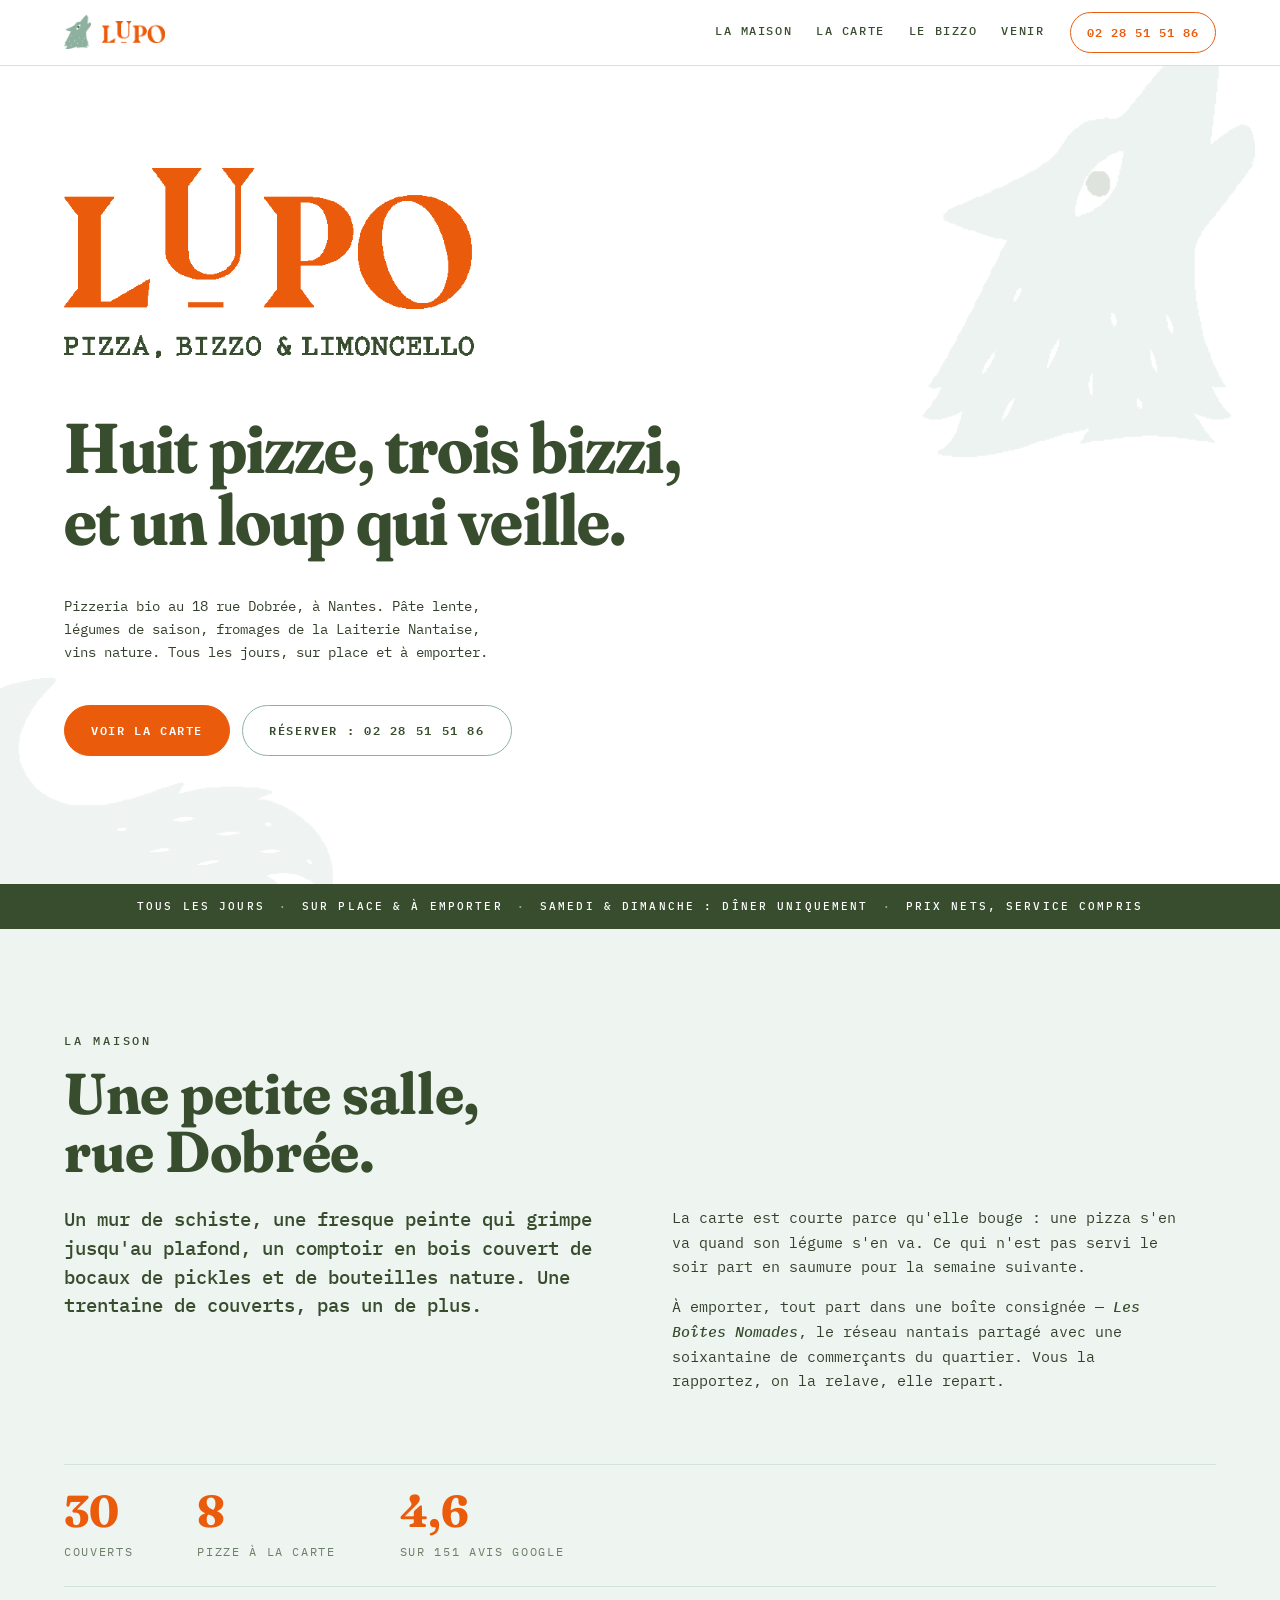
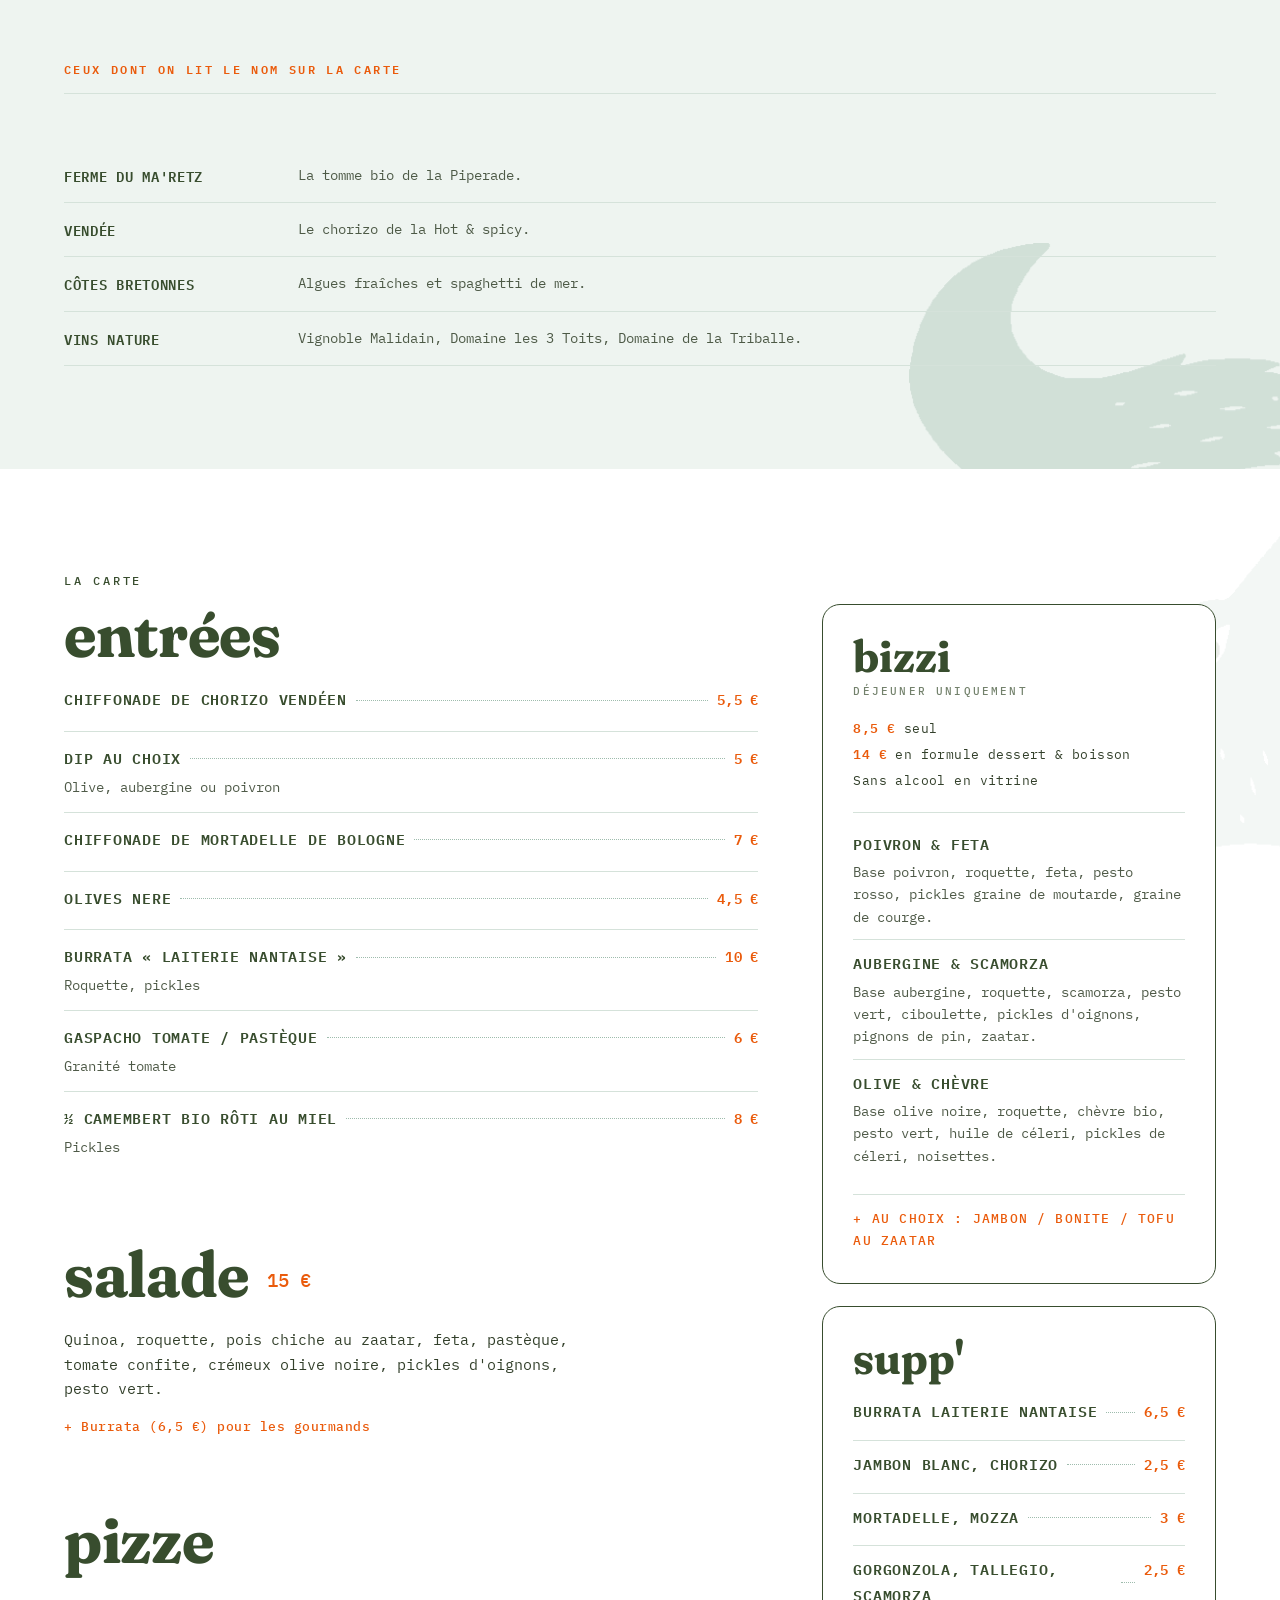
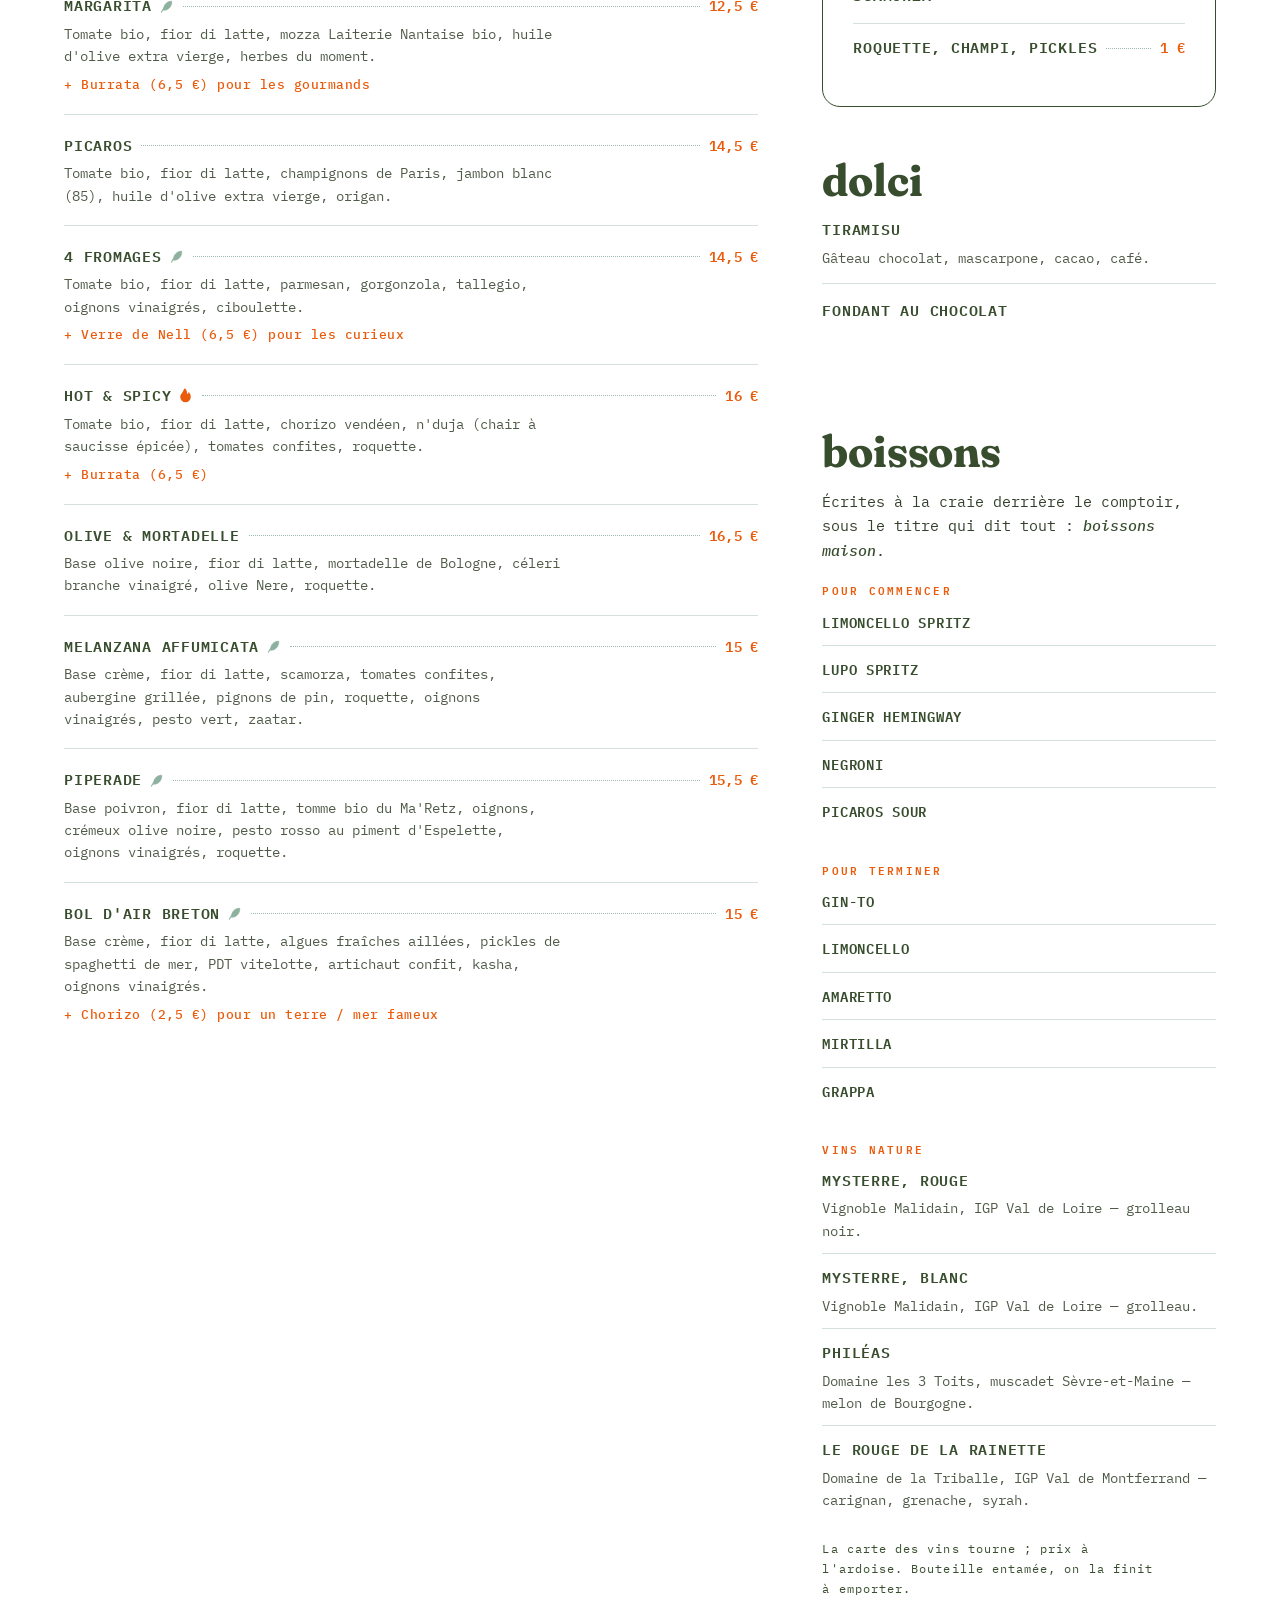
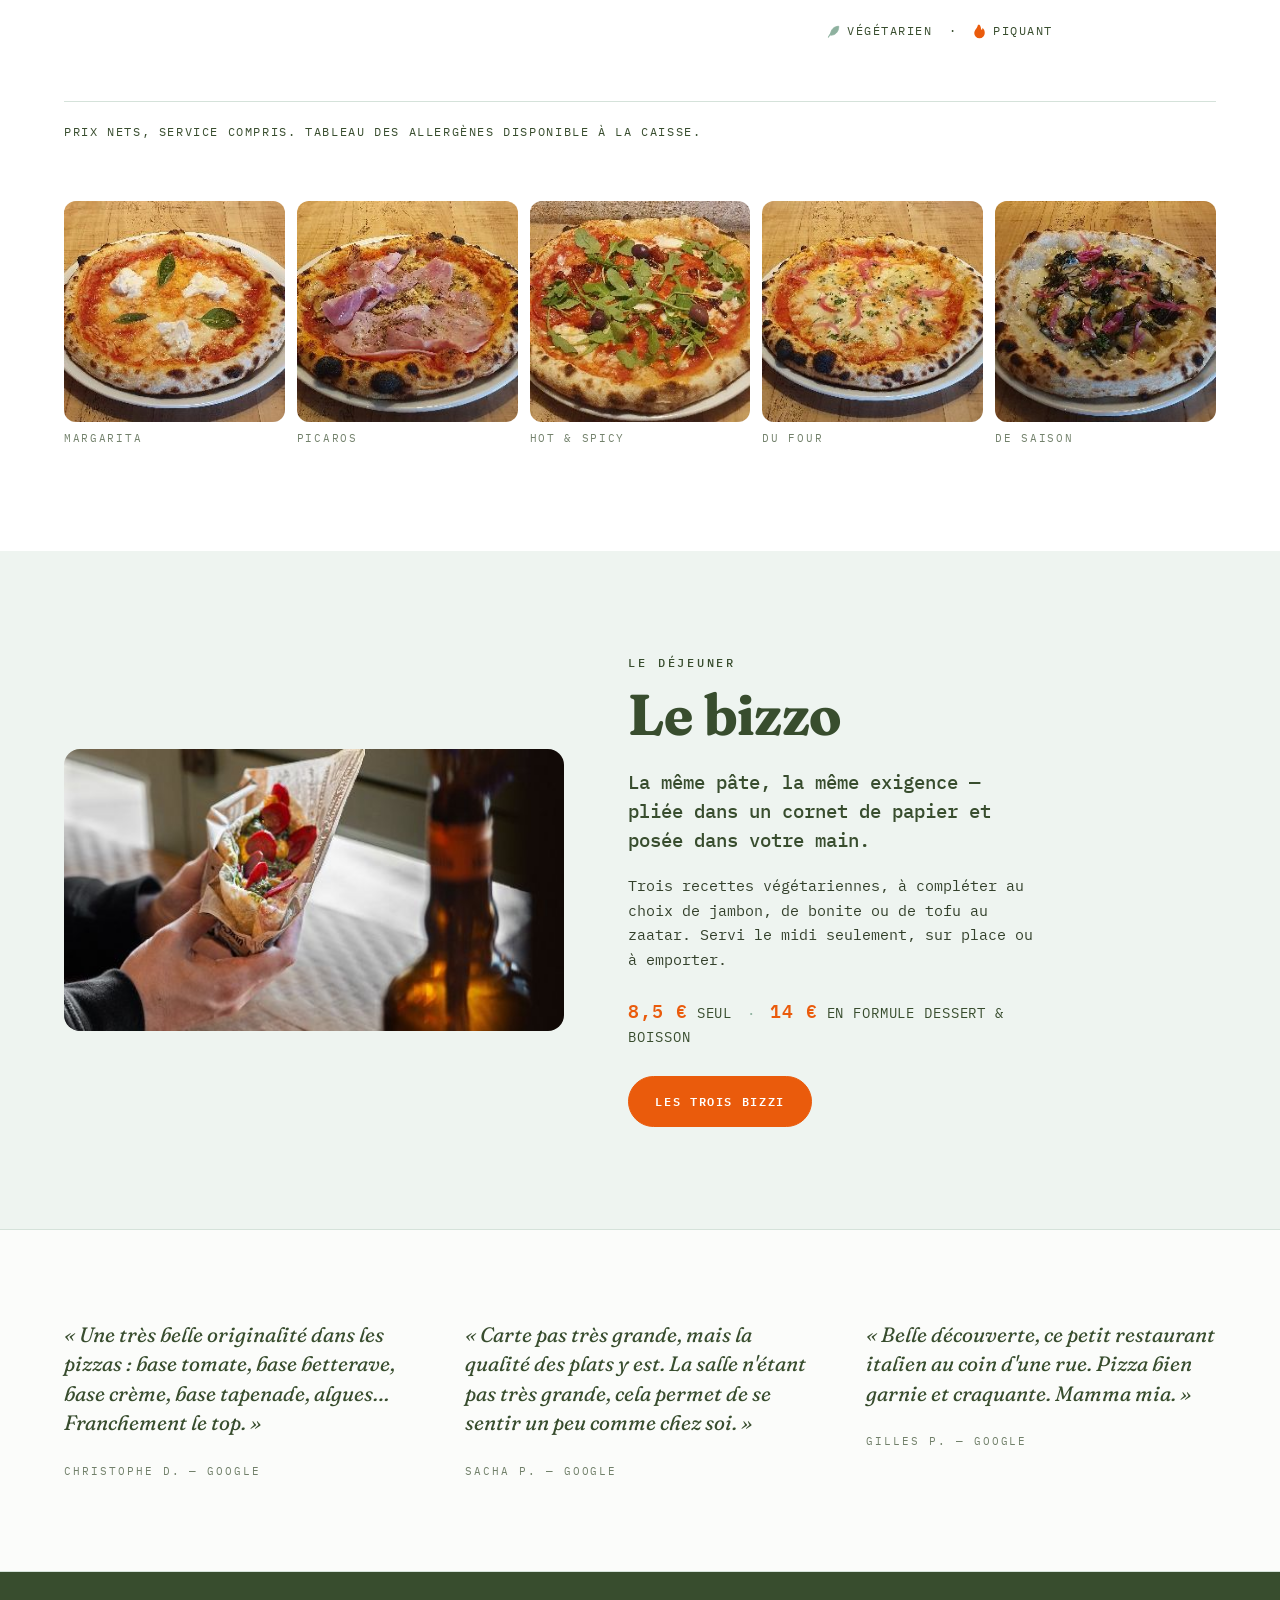
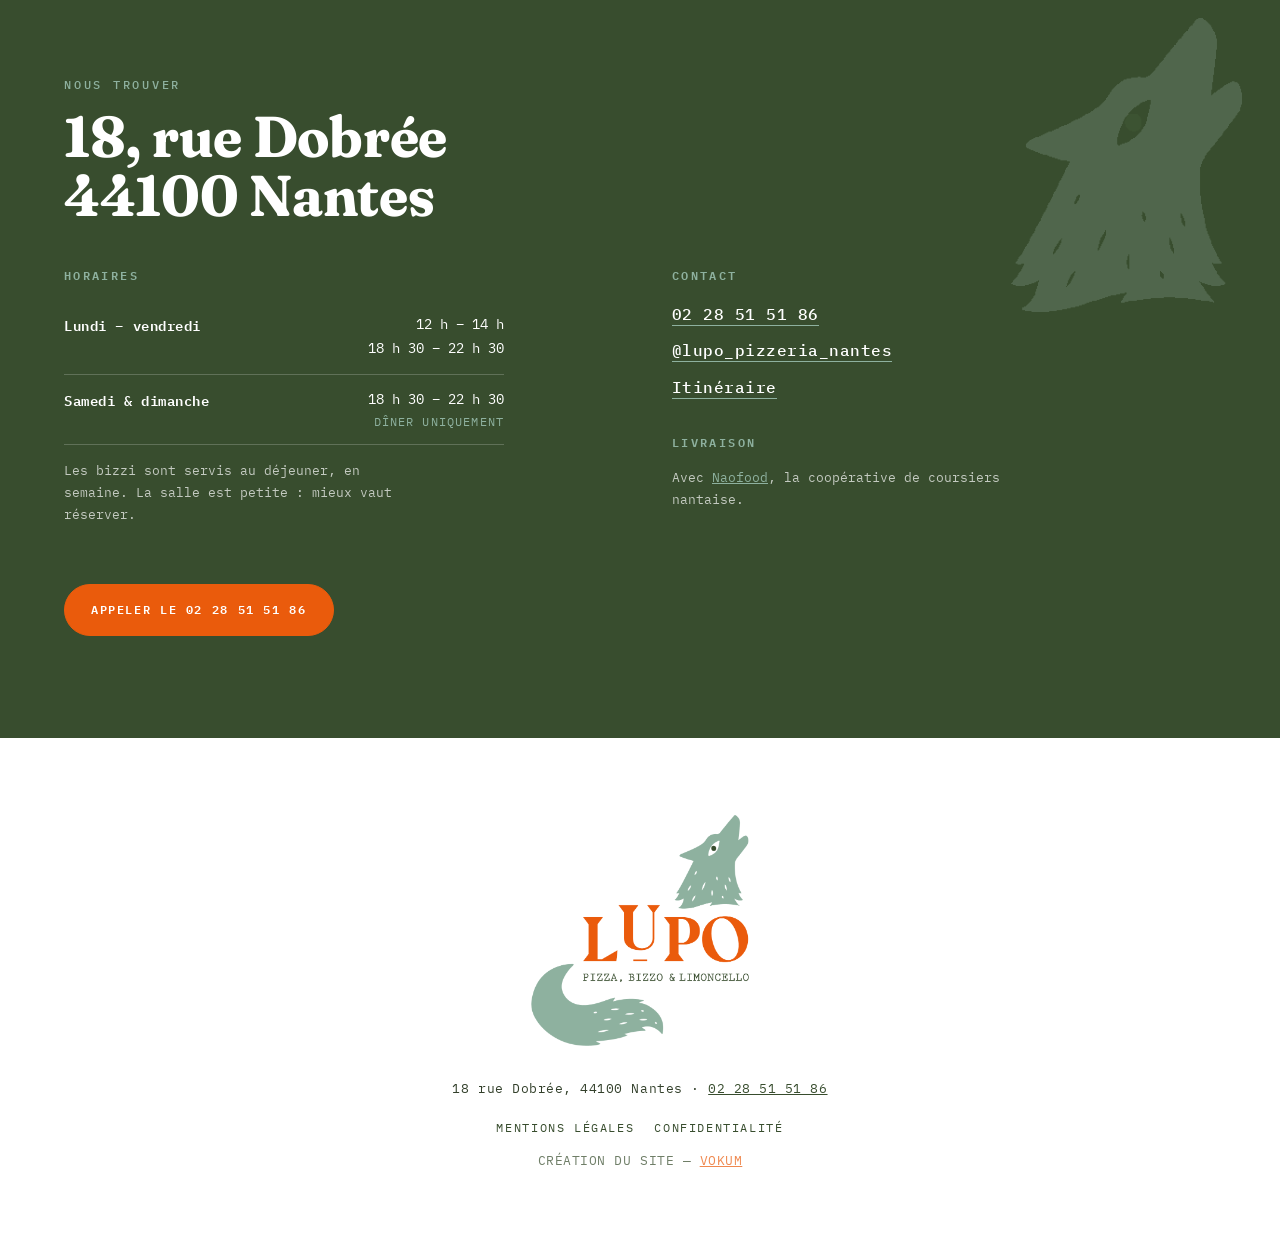
<file: index.html>
<!DOCTYPE html>
<html lang="fr">
<head>
<meta charset="UTF-8">
<meta name="viewport" content="width=device-width, initial-scale=1.0">
<title>Lupo — Pizza, bizzo &amp; limoncello · 18 rue Dobrée, Nantes</title>
<meta name="description" content="Lupo, pizzeria bio au 18 rue Dobrée à Nantes. Huit pizze de 12,50 € à 16,50 €, entrées, salade, dolci, cocktails maison et vins nature. Les bizzi du déjeuner à 8,50 €. Tous les jours sur place et à emporter.">
<link rel="canonical" href="https://lupopizzeria.vercel.app/">
<meta property="og:type" content="restaurant">
<meta property="og:title" content="Lupo — Pizza, bizzo &amp; limoncello, Nantes">
<meta property="og:description" content="Pizzeria bio au 18 rue Dobrée, Nantes. Huit pizze de saison, les bizzi du déjeuner, vins nature.">
<meta property="og:image" content="https://lupo-nantes.fr/assets/logo-lupo.png">
<meta property="og:locale" content="fr_FR">
<meta name="theme-color" content="#FFFFFF">
<link rel="icon" href="data:image/svg+xml,%3Csvg xmlns='http://www.w3.org/2000/svg' viewBox='0 0 32 32'%3E%3Crect width='32' height='32' fill='%23EA5B0C'/%3E%3Cpath d='M6 24l6-14 3 5 4-9 2 7 4-3-2 8 3 6z' fill='%238EB19F'/%3E%3C/svg%3E">
<script>if('scrollRestoration' in history)history.scrollRestoration='manual';</script>
<link rel="preload" as="image" href="assets/loup-tete.png">
<link rel="preload" as="image" href="assets/lupo-seul.png">
<link rel="preconnect" href="https://fonts.googleapis.com">
<link rel="preconnect" href="https://fonts.gstatic.com" crossorigin>
<link href="https://fonts.googleapis.com/css2?family=Fraunces:opsz,wght,SOFT,WONK@9..144,300..900,0..100,0..1&family=IBM+Plex+Mono:wght@300;400;500;600&display=swap" rel="stylesheet">
<link rel="stylesheet" href="styles.css">
<script type="application/ld+json">
{
  "@context": "https://schema.org",
  "@type": "Restaurant",
  "name": "Lupo",
  "alternateName": "Lupo — Pizza, bizzo & limoncello",
  "servesCuisine": ["Pizza", "Italien"],
  "priceRange": "€€",
  "telephone": "+33228515186",
  "url": "https://lupo-nantes.fr/",
  "sameAs": ["https://www.instagram.com/lupo_pizzeria_nantes/"],
  "image": "https://lupo-nantes.fr/assets/logo-lupo.png",
  "address": {
    "@type": "PostalAddress",
    "streetAddress": "18 rue Dobrée",
    "addressLocality": "Nantes",
    "postalCode": "44100",
    "addressCountry": "FR"
  },
  "geo": { "@type": "GeoCoordinates", "latitude": 47.2101079, "longitude": -1.5704548 },
  "acceptsReservations": "True",
  "openingHoursSpecification": [
    { "@type": "OpeningHoursSpecification", "dayOfWeek": ["Monday","Tuesday","Wednesday","Thursday","Friday"], "opens": "12:00", "closes": "14:00" },
    { "@type": "OpeningHoursSpecification", "dayOfWeek": ["Monday","Tuesday","Wednesday","Thursday","Friday","Saturday","Sunday"], "opens": "18:30", "closes": "22:30" }
  ]
}
</script>
</head>
<body>

<div class="intro" id="intro" aria-hidden="true">
  <div class="intro-fond"></div>
  <div class="intro-panneau">
    <img class="intro-loup" src="assets/loup-tete.png" alt="" width="248" height="316" decoding="async">
    <img class="intro-mot" src="assets/lupo-seul.png" alt="" width="555" height="192" decoding="async" loading="lazy">
    <div class="intro-trait"></div>
    <p class="intro-sign">Pizza, bizzo &amp; limoncello</p>
  </div>
</div>

<a class="skip" href="#carte">Aller à la carte</a>

<header class="tete" id="haut">
  <a class="marque" href="#haut" aria-label="Lupo — accueil">
    <img src="assets/loup-tete.png" alt="" width="248" height="316" class="marque-loup" decoding="async" loading="lazy">
    <img src="assets/lupo-seul.png" alt="Lupo" width="555" height="192" class="marque-mot" decoding="async" loading="lazy">
  </a>
  <nav class="nav" aria-label="Navigation principale">
    <a href="#maison">La maison</a>
    <a href="#carte">La carte</a>
    <a href="#bizzo">Le bizzo</a>
    <a href="#venir">Venir</a>
  </nav>
  <a class="tel" href="tel:+33228515186">02 28 51 51 86</a>
</header>

<main>

<!-- ═══ HERO ═══ -->
<section class="hero" aria-labelledby="h1">
  <img class="filigrane filigrane-tete" src="assets/loup-tete.png" alt="" width="248" height="316" aria-hidden="true" decoding="async" loading="lazy">
  <img class="filigrane filigrane-queue" src="assets/loup-queue.png" alt="" width="445" height="277" aria-hidden="true" decoding="async" loading="lazy">

  <div class="hero-in">
    <img class="hero-logo" src="assets/mot-lupo.png" alt="Lupo — pizza, bizzo &amp; limoncello" width="558" height="259" decoding="async" loading="lazy">
    <h1 id="h1" class="hero-titre">Huit pizze, trois bizzi,<br>et un loup qui veille.</h1>
    <p class="hero-lede">Pizzeria bio au 18&nbsp;rue&nbsp;Dobrée, à Nantes. Pâte lente, légumes de saison, fromages de la Laiterie&nbsp;Nantaise, vins nature. Tous les jours, sur place et à emporter.</p>
    <div class="hero-actions">
      <a class="bt bt-plein" href="#carte">Voir la carte</a>
      <a class="bt bt-vide" href="tel:+33228515186">Réserver&nbsp;: 02 28 51 51 86</a>
    </div>
  </div>
</section>

<!-- ═══ BANDEAU ═══ -->
<div class="bandeau">
  <p><span>Tous les jours</span><i aria-hidden="true">·</i><span>Sur place &amp; à emporter</span><i aria-hidden="true">·</i><span>Samedi &amp; dimanche&nbsp;: dîner uniquement</span><i aria-hidden="true">·</i><span>Prix nets, service compris</span></p>
</div>

<!-- ═══ LA MAISON ═══ -->
<section class="maison" id="maison" aria-labelledby="t-maison">
  <img class="filigrane filigrane-maison" src="assets/loup-queue.png" alt="" width="445" height="277" aria-hidden="true" decoding="async" loading="lazy">
  <div class="maison-in">
    <p class="oeil">La maison</p>
    <h2 id="t-maison" class="display display-h2">Une petite salle,<br>rue Dobrée.</h2>

    <div class="maison-cols">
      <p class="chapo">Un mur de schiste, une fresque peinte qui grimpe jusqu'au plafond, un comptoir en bois couvert de bocaux de pickles et de bouteilles nature. Une trentaine de couverts, pas un de plus.</p>
      <div>
        <p class="ing ing-large">La carte est courte parce qu'elle bouge&nbsp;: une pizza s'en va quand son légume s'en va. Ce qui n'est pas servi le soir part en saumure pour la semaine suivante.</p>
        <p class="ing ing-large">À emporter, tout part dans une boîte consignée — <em>Les Boîtes Nomades</em>, le réseau nantais partagé avec une soixantaine de commerçants du quartier. Vous la rapportez, on la relave, elle repart.</p>
      </div>
    </div>

    <ul class="chiffres" role="list">
      <li><strong>30</strong><span>couverts</span></li>
      <li><strong>8</strong><span>pizze à la carte</span></li>
      <li><strong>4,6</strong><span>sur 151 avis Google</span></li>
    </ul>

    <h3 class="sous-titre">Ceux dont on lit le nom sur la carte</h3>
    <ul class="meute" role="list">
      <li><span class="mn">Laiterie Nantaise</span><span class="md">Mozza et burrata bio, à quelques kilomètres.</span></li>
      <li><span class="mn">Ferme du Ma'Retz</span><span class="md">La tomme bio de la Piperade.</span></li>
      <li><span class="mn">Vendée</span><span class="md">Le chorizo de la Hot &amp; spicy.</span></li>
      <li><span class="mn">Côtes bretonnes</span><span class="md">Algues fraîches et spaghetti de mer.</span></li>
      <li><span class="mn">Vins nature</span><span class="md">Vignoble Malidain, Domaine les 3 Toits, Domaine de la Triballe.</span></li>
    </ul>
  </div>
</section>

<!-- ═══ LA CARTE ═══ -->
<section class="carte" id="carte" aria-labelledby="t-carte">
  <img class="filigrane filigrane-carte" src="assets/loup-tete.png" alt="" width="248" height="316" aria-hidden="true" decoding="async" loading="lazy">

  <p class="oeil">La carte</p>
  <h2 id="t-carte" class="sr">La carte</h2>

  <div class="carte-grille">

    <div class="carte-col">

      <!-- entrées -->
      <section class="bloc" aria-labelledby="t-entrees">
        <h3 id="t-entrees" class="display">entrées</h3>
        <ul class="liste" role="list">
          <li><p class="ligne"><span class="nom">Chiffonade de chorizo vendéen</span><span class="fil" aria-hidden="true"></span><span class="prix">5,5 €</span></p></li>
          <li><p class="ligne"><span class="nom">Dip au choix</span><span class="fil" aria-hidden="true"></span><span class="prix">5 €</span></p><p class="ing">Olive, aubergine ou poivron</p></li>
          <li><p class="ligne"><span class="nom">Chiffonade de mortadelle de Bologne</span><span class="fil" aria-hidden="true"></span><span class="prix">7 €</span></p></li>
          <li><p class="ligne"><span class="nom">Olives Nere</span><span class="fil" aria-hidden="true"></span><span class="prix">4,5 €</span></p></li>
          <li><p class="ligne"><span class="nom">Burrata « Laiterie Nantaise »</span><span class="fil" aria-hidden="true"></span><span class="prix">10 €</span></p><p class="ing">Roquette, pickles</p></li>
          <li><p class="ligne"><span class="nom">Gaspacho tomate / pastèque</span><span class="fil" aria-hidden="true"></span><span class="prix">6 €</span></p><p class="ing">Granité tomate</p></li>
          <li><p class="ligne"><span class="nom">½ camembert bio rôti au miel</span><span class="fil" aria-hidden="true"></span><span class="prix">8 €</span></p><p class="ing">Pickles</p></li>
        </ul>
      </section>

      <!-- salade -->
      <section class="bloc" aria-labelledby="t-salade">
        <h3 id="t-salade" class="display">salade <span class="display-prix">15 €</span></h3>
        <p class="ing ing-large">Quinoa, roquette, pois chiche au zaatar, feta, pastèque, tomate confite, crémeux olive noire, pickles d'oignons, pesto vert.</p>
        <p class="plus">+ Burrata (6,5 €) pour les gourmands</p>
      </section>

      <!-- pizze -->
      <section class="bloc" aria-labelledby="t-pizze">
        <h3 id="t-pizze" class="display">pizze</h3>
        <ul class="liste liste-pizze" role="list">

          <li>
            <p class="ligne"><span class="nom">Margarita <svg class="pic pic-veg" viewBox="0 0 20 20" aria-label="végétarien" role="img"><path d="M17 3c0 8-5 12-11 12 0-8 5-12 11-12z"/><path d="M3 18C6 12 11 7 16 4" fill="none" stroke-width="1.4"/></svg></span><span class="fil" aria-hidden="true"></span><span class="prix">12,5 €</span></p>
            <p class="ing">Tomate bio, fior di latte, mozza Laiterie Nantaise bio, huile d'olive extra vierge, herbes du moment.</p>
            <p class="plus">+ Burrata (6,5 €) pour les gourmands</p>
          </li>

          <li>
            <p class="ligne"><span class="nom">Picaros</span><span class="fil" aria-hidden="true"></span><span class="prix">14,5 €</span></p>
            <p class="ing">Tomate bio, fior di latte, champignons de Paris, jambon blanc (85), huile d'olive extra vierge, origan.</p>
          </li>

          <li>
            <p class="ligne"><span class="nom">4 fromages <svg class="pic pic-veg" viewBox="0 0 20 20" aria-label="végétarien" role="img"><path d="M17 3c0 8-5 12-11 12 0-8 5-12 11-12z"/><path d="M3 18C6 12 11 7 16 4" fill="none" stroke-width="1.4"/></svg></span><span class="fil" aria-hidden="true"></span><span class="prix">14,5 €</span></p>
            <p class="ing">Tomate bio, fior di latte, parmesan, gorgonzola, tallegio, oignons vinaigrés, ciboulette.</p>
            <p class="plus">+ Verre de Nell (6,5 €) pour les curieux</p>
          </li>

          <li>
            <p class="ligne"><span class="nom">Hot &amp; spicy <svg class="pic pic-feu" viewBox="0 0 20 20" aria-label="piquant" role="img"><path d="M10 1c3 4 1 5 3 7 1-1 1-2 1-3 2 2 3 4 3 7a7 7 0 1 1-14 0c0-4 4-6 5-11z"/></svg></span><span class="fil" aria-hidden="true"></span><span class="prix">16 €</span></p>
            <p class="ing">Tomate bio, fior di latte, chorizo vendéen, n'duja (chair à saucisse épicée), tomates confites, roquette.</p>
            <p class="plus">+ Burrata (6,5 €)</p>
          </li>

          <li>
            <p class="ligne"><span class="nom">Olive &amp; mortadelle</span><span class="fil" aria-hidden="true"></span><span class="prix">16,5 €</span></p>
            <p class="ing">Base olive noire, fior di latte, mortadelle de Bologne, céleri branche vinaigré, olive Nere, roquette.</p>
          </li>

          <li>
            <p class="ligne"><span class="nom">Melanzana affumicata <svg class="pic pic-veg" viewBox="0 0 20 20" aria-label="végétarien" role="img"><path d="M17 3c0 8-5 12-11 12 0-8 5-12 11-12z"/><path d="M3 18C6 12 11 7 16 4" fill="none" stroke-width="1.4"/></svg></span><span class="fil" aria-hidden="true"></span><span class="prix">15 €</span></p>
            <p class="ing">Base crème, fior di latte, scamorza, tomates confites, aubergine grillée, pignons de pin, roquette, oignons vinaigrés, pesto vert, zaatar.</p>
          </li>

          <li>
            <p class="ligne"><span class="nom">Piperade <svg class="pic pic-veg" viewBox="0 0 20 20" aria-label="végétarien" role="img"><path d="M17 3c0 8-5 12-11 12 0-8 5-12 11-12z"/><path d="M3 18C6 12 11 7 16 4" fill="none" stroke-width="1.4"/></svg></span><span class="fil" aria-hidden="true"></span><span class="prix">15,5 €</span></p>
            <p class="ing">Base poivron, fior di latte, tomme bio du Ma'Retz, oignons, crémeux olive noire, pesto rosso au piment d'Espelette, oignons vinaigrés, roquette.</p>
          </li>

          <li>
            <p class="ligne"><span class="nom">Bol d'air breton <svg class="pic pic-veg" viewBox="0 0 20 20" aria-label="végétarien" role="img"><path d="M17 3c0 8-5 12-11 12 0-8 5-12 11-12z"/><path d="M3 18C6 12 11 7 16 4" fill="none" stroke-width="1.4"/></svg></span><span class="fil" aria-hidden="true"></span><span class="prix">15 €</span></p>
            <p class="ing">Base crème, fior di latte, algues fraîches aillées, pickles de spaghetti de mer, PDT vitelotte, artichaut confit, kasha, oignons vinaigrés.</p>
            <p class="plus">+ Chorizo (2,5 €) pour un terre / mer fameux</p>
          </li>

        </ul>
      </section>

    </div>

    <aside class="carte-cote" aria-label="Bizzi et suppléments">

      <section class="cadre" aria-labelledby="t-bizzi">
        <div class="cadre-tete">
          <h3 id="t-bizzi" class="display">bizzi</h3>
          <p class="mention">Déjeuner uniquement</p>
        </div>
        <ul class="tarifs" role="list">
          <li><strong>8,5 €</strong> seul</li>
          <li><strong>14 €</strong> en formule dessert &amp; boisson</li>
          <li>Sans alcool en vitrine</li>
        </ul>
        <ul class="liste liste-serree" role="list">
          <li>
            <p class="ligne"><span class="nom">Poivron &amp; feta</span></p>
            <p class="ing">Base poivron, roquette, feta, pesto rosso, pickles graine de moutarde, graine de courge.</p>
          </li>
          <li>
            <p class="ligne"><span class="nom">Aubergine &amp; scamorza</span></p>
            <p class="ing">Base aubergine, roquette, scamorza, pesto vert, ciboulette, pickles d'oignons, pignons de pin, zaatar.</p>
          </li>
          <li>
            <p class="ligne"><span class="nom">Olive &amp; chèvre</span></p>
            <p class="ing">Base olive noire, roquette, chèvre bio, pesto vert, huile de céleri, pickles de céleri, noisettes.</p>
          </li>
        </ul>
        <p class="plus plus-fort">+ Au choix&nbsp;: jambon / bonite / tofu au zaatar</p>
      </section>

      <section class="cadre" aria-labelledby="t-supp">
        <h3 id="t-supp" class="display">supp'</h3>
        <ul class="liste liste-serree" role="list">
          <li><p class="ligne"><span class="nom">Burrata Laiterie Nantaise</span><span class="fil" aria-hidden="true"></span><span class="prix">6,5 €</span></p></li>
          <li><p class="ligne"><span class="nom">Jambon blanc, chorizo</span><span class="fil" aria-hidden="true"></span><span class="prix">2,5 €</span></p></li>
          <li><p class="ligne"><span class="nom">Mortadelle, mozza</span><span class="fil" aria-hidden="true"></span><span class="prix">3 €</span></p></li>
          <li><p class="ligne"><span class="nom">Gorgonzola, tallegio, scamorza</span><span class="fil" aria-hidden="true"></span><span class="prix">2,5 €</span></p></li>
          <li><p class="ligne"><span class="nom">Roquette, champi, pickles</span><span class="fil" aria-hidden="true"></span><span class="prix">1 €</span></p></li>
        </ul>
      </section>

      <!-- dolci -->
      <section class="bloc bloc-cote" aria-labelledby="t-dolci">
        <h3 id="t-dolci" class="display">dolci</h3>
        <ul class="liste" role="list">
          <li>
            <p class="ligne"><span class="nom">Tiramisu</span></p>
            <p class="ing">Gâteau chocolat, mascarpone, cacao, café.</p>
          </li>
          <li>
            <p class="ligne"><span class="nom">Fondant au chocolat</span></p>
          </li>
        </ul>
        <p class="ardoise">Prix du jour à l'ardoise.</p>
      </section>

      <!-- boissons -->
      <section class="bloc bloc-cote" aria-labelledby="t-boissons">
        <h3 id="t-boissons" class="display">boissons</h3>
        <p class="ing ing-large">Écrites à la craie derrière le comptoir, sous le titre qui dit tout&nbsp;: <em>boissons maison</em>.</p>

        <h4 class="sous-groupe">Pour commencer</h4>
        <ul class="soif" role="list">
          <li>Limoncello spritz</li>
          <li>Lupo spritz</li>
          <li>Ginger Hemingway</li>
          <li>Negroni</li>
          <li>Picaros sour</li>
        </ul>

        <h4 class="sous-groupe">Pour terminer</h4>
        <ul class="soif" role="list">
          <li>Gin-to</li>
          <li>Limoncello</li>
          <li>Amaretto</li>
          <li>Mirtilla</li>
          <li>Grappa</li>
        </ul>

        <h4 class="sous-groupe">Vins nature</h4>
        <ul class="liste liste-serree" role="list">
          <li>
            <p class="ligne"><span class="nom">Mysterre, rouge</span></p>
            <p class="ing">Vignoble Malidain, IGP Val de Loire — grolleau noir.</p>
          </li>
          <li>
            <p class="ligne"><span class="nom">Mysterre, blanc</span></p>
            <p class="ing">Vignoble Malidain, IGP Val de Loire — grolleau.</p>
          </li>
          <li>
            <p class="ligne"><span class="nom">Philéas</span></p>
            <p class="ing">Domaine les 3 Toits, muscadet Sèvre-et-Maine — melon de Bourgogne.</p>
          </li>
          <li>
            <p class="ligne"><span class="nom">Le Rouge de la Rainette</span></p>
            <p class="ing">Domaine de la Triballe, IGP Val de Montferrand — carignan, grenache, syrah.</p>
          </li>
        </ul>
        <p class="ardoise">La carte des vins tourne&nbsp;; prix à l'ardoise. Bouteille entamée, on la finit à emporter.</p>
      </section>

      <p class="legende"><svg class="pic pic-veg" viewBox="0 0 20 20" aria-hidden="true"><path d="M17 3c0 8-5 12-11 12 0-8 5-12 11-12z"/><path d="M3 18C6 12 11 7 16 4" fill="none" stroke-width="1.4"/></svg> Végétarien &nbsp;·&nbsp; <svg class="pic pic-feu" viewBox="0 0 20 20" aria-hidden="true"><path d="M10 1c3 4 1 5 3 7 1-1 1-2 1-3 2 2 3 4 3 7a7 7 0 1 1-14 0c0-4 4-6 5-11z"/></svg> Piquant</p>
    </aside>

  </div>

  <p class="pied-carte">Prix nets, service compris. Tableau des allergènes disponible à la caisse.</p>

  <div class="planche" aria-label="Quelques pizze de la carte">
    <figure><img src="photos/margarita.jpg" alt="Margarita : tomate bio, fior di latte, mozza Laiterie Nantaise" width="256" height="256" loading="lazy" decoding="async"><figcaption>Margarita</figcaption></figure>
    <figure><img src="photos/picaros.jpg" alt="Picaros : champignons de Paris et jambon blanc" width="256" height="256" loading="lazy" decoding="async"><figcaption>Picaros</figcaption></figure>
    <figure><img src="photos/hot-spicy.jpg" alt="Hot &amp; spicy : chorizo vendéen, n'duja, roquette" width="256" height="256" loading="lazy" decoding="async"><figcaption>Hot &amp; spicy</figcaption></figure>
    <figure><img src="photos/pizza-03.jpg" alt="Pizza sortie du four chez Lupo" width="256" height="256" loading="lazy" decoding="async"><figcaption>Du four</figcaption></figure>
    <figure><img src="photos/pizza-05.jpg" alt="Pizza de saison chez Lupo" width="256" height="256" loading="lazy" decoding="async"><figcaption>De saison</figcaption></figure>
  </div>
</section>

<!-- ═══ LE BIZZO ═══ -->
<section class="bizzo" id="bizzo" aria-labelledby="t-bizzo">
  <figure class="bizzo-img">
    <img src="photos/bizzo.jpg" alt="Un bizzo Lupo, plié dans son cornet de papier et tenu à la main" width="480" height="270" loading="lazy" decoding="async">
  </figure>
  <div class="bizzo-txt">
    <p class="oeil">Le déjeuner</p>
    <h2 id="t-bizzo" class="display display-h2">Le bizzo</h2>
    <p class="chapo">La même pâte, la même exigence — pliée dans un cornet de papier et posée dans votre main.</p>
    <p class="ing ing-large">Trois recettes végétariennes, à compléter au choix de jambon, de bonite ou de tofu au zaatar. Servi le midi seulement, sur place ou à emporter.</p>
    <p class="prix-fort"><strong>8,5 €</strong> seul <i aria-hidden="true">·</i> <strong>14 €</strong> en formule dessert &amp; boisson</p>
    <a class="bt bt-plein" href="#carte">Les trois bizzi</a>
  </div>
</section>

<!-- ═══ AVIS ═══ -->
<section class="avis" aria-labelledby="t-avis">
  <h2 id="t-avis" class="sr">Ce qu'on en dit</h2>
  <blockquote>
    <p>Une très belle originalité dans les pizzas&nbsp;: base tomate, base betterave, base crème, base tapenade, algues… Franchement le top.</p>
    <cite>Christophe D. — Google</cite>
  </blockquote>
  <blockquote>
    <p>Carte pas très grande, mais la qualité des plats y est. La salle n'étant pas très grande, cela permet de se sentir un peu comme chez soi.</p>
    <cite>Sacha P. — Google</cite>
  </blockquote>
  <blockquote>
    <p>Belle découverte, ce petit restaurant italien au coin d'une rue. Pizza bien garnie et craquante. Mamma mia.</p>
    <cite>Gilles P. — Google</cite>
  </blockquote>
</section>

<!-- ═══ VENIR ═══ -->
<section class="venir" id="venir" aria-labelledby="t-venir">
  <img class="filigrane filigrane-venir" src="assets/loup-tete.png" alt="" width="248" height="316" aria-hidden="true" decoding="async" loading="lazy">
  <div class="venir-in">
    <p class="oeil oeil-clair">Nous trouver</p>
    <h2 id="t-venir" class="display display-h2">18, rue Dobrée<br>44100 Nantes</h2>

    <div class="venir-cols">
      <div>
        <h3 class="sous-titre sous-titre-clair">Horaires</h3>
        <table class="horaires">
          <tbody>
            <tr><th scope="row">Lundi – vendredi</th><td>12 h – 14 h<br>18 h 30 – 22 h 30</td></tr>
            <tr><th scope="row">Samedi &amp; dimanche</th><td>18 h 30 – 22 h 30<br><span class="note">Dîner uniquement</span></td></tr>
          </tbody>
        </table>
        <p class="note">Les bizzi sont servis au déjeuner, en semaine. La salle est petite&nbsp;: mieux vaut réserver.</p>
      </div>
      <div>
        <h3 class="sous-titre sous-titre-clair">Contact</h3>
        <p class="lien-fort"><a href="tel:+33228515186">02 28 51 51 86</a></p>
        <p class="lien-fort"><a href="https://www.instagram.com/lupo_pizzeria_nantes/" target="_blank" rel="noopener">@lupo_pizzeria_nantes</a></p>
        <p class="lien-fort"><a href="https://www.google.com/maps/search/?api=1&amp;query=Lupo%2C+18+rue+Dobr%C3%A9e%2C+44100+Nantes" target="_blank" rel="noopener">Itinéraire</a></p>
        <h3 class="sous-titre sous-titre-clair sous-titre-espace">Livraison</h3>
        <p class="note">Avec <a href="https://naofood.coopcycle.org/fr/restaurant/170-lupo" target="_blank" rel="noopener">Naofood</a>, la coopérative de coursiers nantaise.</p>
      </div>
    </div>

    <a class="bt bt-orange" href="tel:+33228515186">Appeler le 02 28 51 51 86</a>
  </div>
</section>

</main>

<footer class="pied">
  <img class="pied-logo" src="assets/logo-lupo.png" alt="Lupo — pizza, bizzo &amp; limoncello" width="732" height="777" loading="lazy" decoding="async">
  <p>18 rue Dobrée, 44100 Nantes · <a href="tel:+33228515186">02 28 51 51 86</a></p>
  <nav class="pied-legal" aria-label="Liens légaux">
    <a href="mentions-legales.html">Mentions légales</a>
    <a href="confidentialite.html">Confidentialité</a>
  </nav>
  <p class="pied-credit">Création du site — <a href="https://vokumagency.com" target="_blank" rel="noopener">Vokum</a></p>
</footer>

<nav class="pouce" aria-label="Actions rapides">
  <a href="tel:+33228515186">Appeler</a>
  <a href="#carte">La carte</a>
  <a href="https://www.google.com/maps/search/?api=1&amp;query=Lupo%2C+18+rue+Dobr%C3%A9e%2C+44100+Nantes" target="_blank" rel="noopener">Itinéraire</a>
</nav>

<script src="script.js"></script>
</body>
</html>
</file>
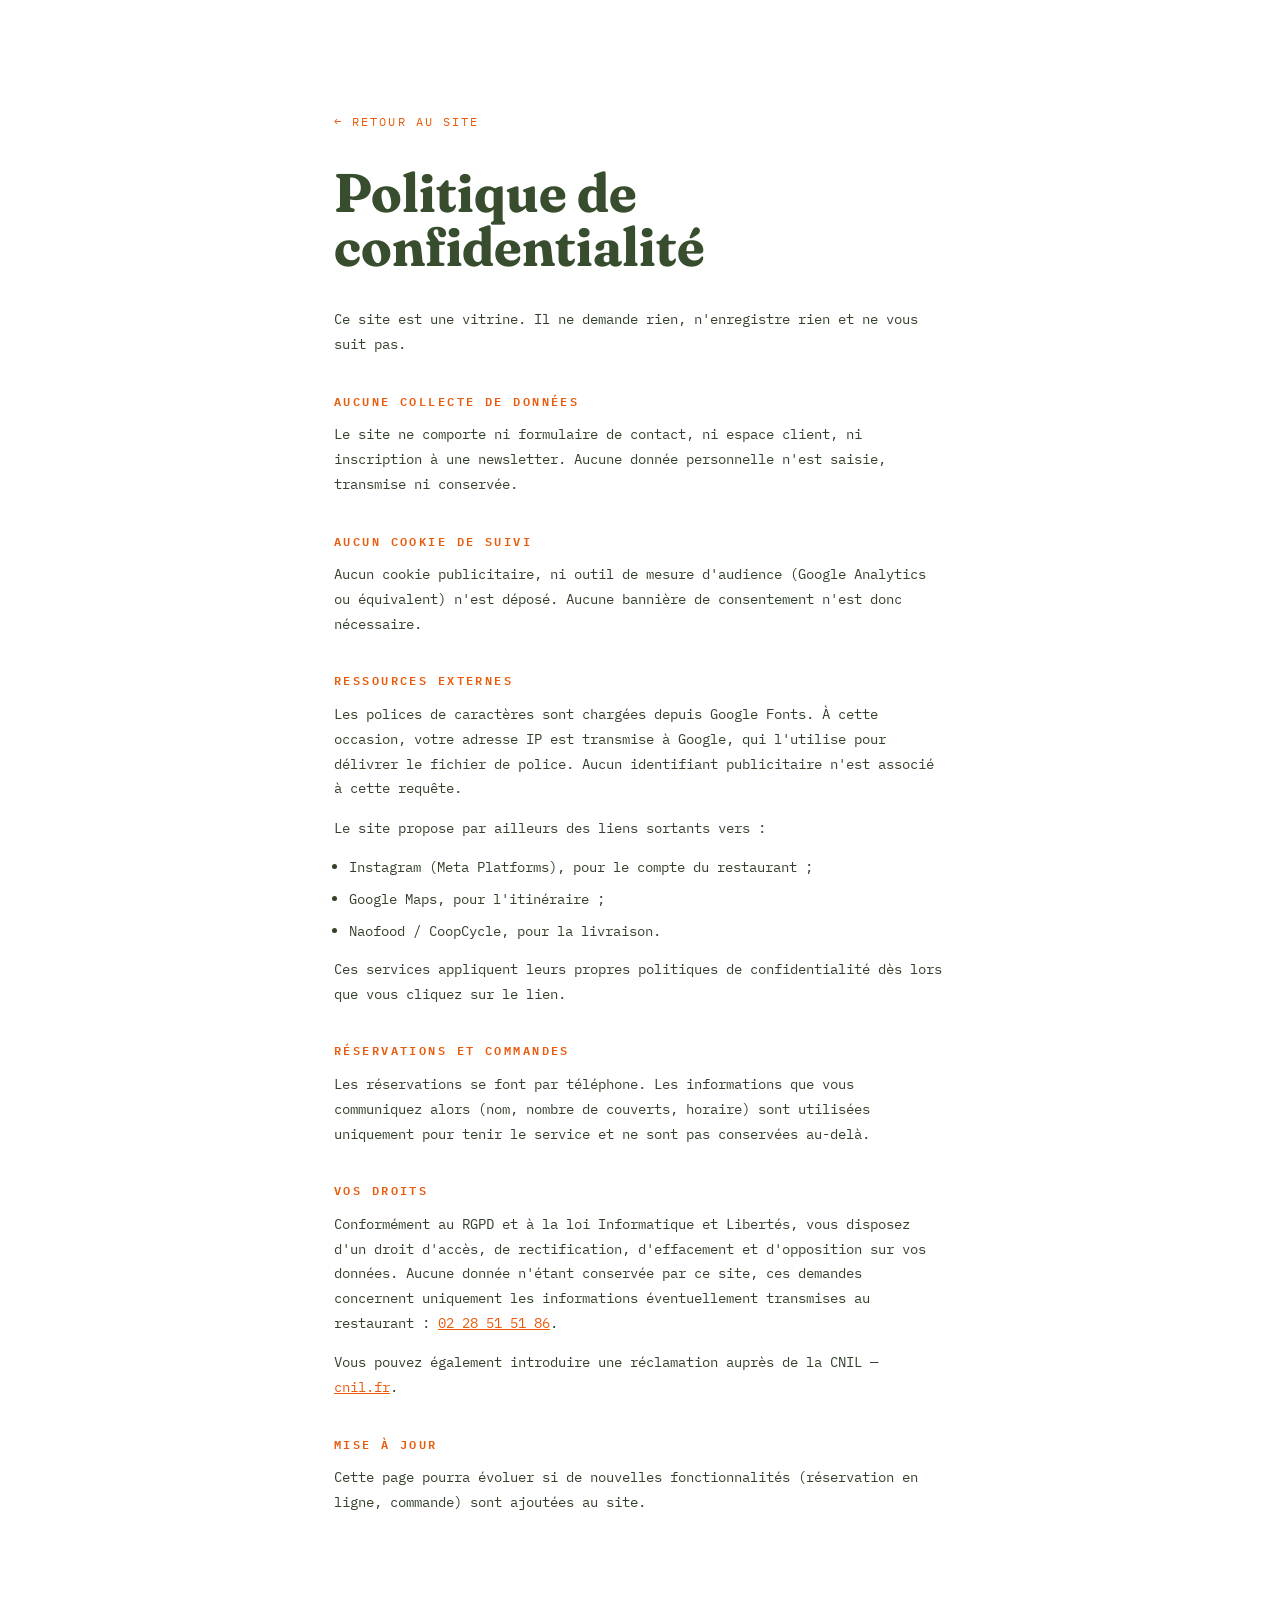
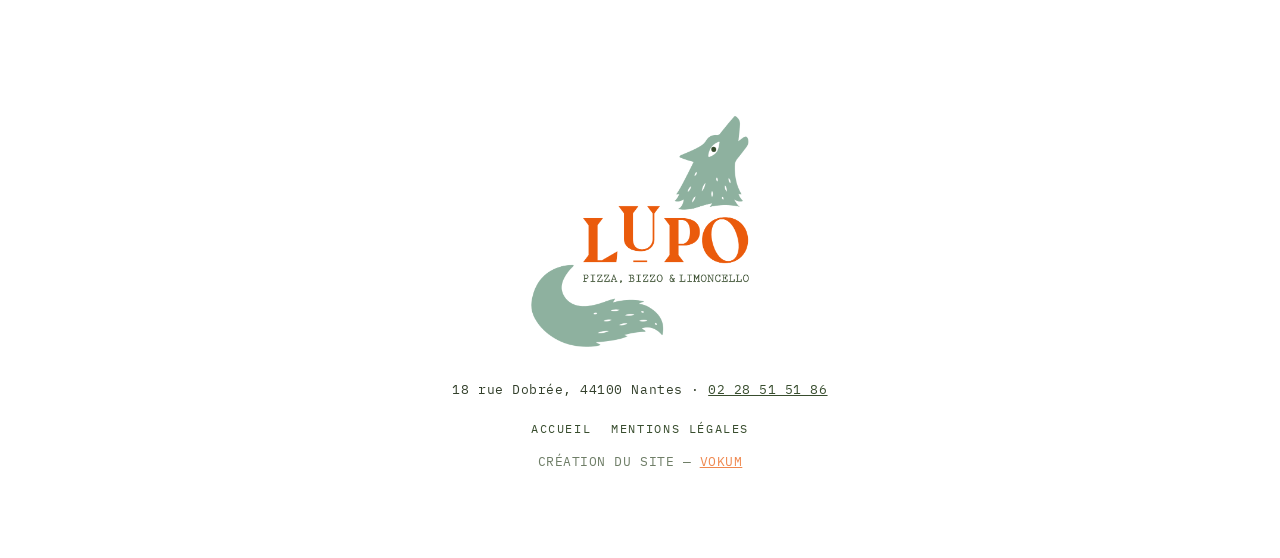
<file: confidentialite.html>
<!DOCTYPE html>
<html lang="fr">
<head>
<meta charset="UTF-8">
<meta name="viewport" content="width=device-width, initial-scale=1.0">
<title>Confidentialité — Lupo, Nantes</title>
<link rel="canonical" href="https://lupopizzeria.vercel.app/confidentialite.html">
<meta name="description" content="Politique de confidentialité du site de Lupo, pizzeria à Nantes. Aucune donnée personnelle collectée, aucun cookie de suivi.">
<meta name="robots" content="noindex,follow">
<meta name="theme-color" content="#FFFFFF">
<link rel="preconnect" href="https://fonts.googleapis.com">
<link rel="preconnect" href="https://fonts.gstatic.com" crossorigin>
<link href="https://fonts.googleapis.com/css2?family=Fraunces:opsz,wght,SOFT,WONK@9..144,300..900,0..100,0..1&family=IBM+Plex+Mono:wght@300;400;500;600&display=swap" rel="stylesheet">
<link rel="stylesheet" href="styles.css">
<style>
.legal{max-width:740px;margin:0 auto;padding:clamp(52px,9vw,110px) var(--gap)}
.legal h1{font-family:var(--disp);font-weight:700;font-variation-settings:"SOFT" 60,"WONK" 1,"opsz" 72;color:var(--vert);font-size:clamp(2.2rem,5vw,3.4rem);line-height:1;margin:0 0 .6em}
.legal h2{font-family:var(--mono);font-size:.76rem;font-weight:600;letter-spacing:.2em;text-transform:uppercase;color:var(--orange);margin:2.8em 0 .9em}
.legal p,.legal li{font-size:.9rem;line-height:1.72}
.legal a{color:var(--orange)}
.legal ul{padding-left:1.1em}
.legal li{margin-bottom:.5em}
.retour{display:inline-block;margin-bottom:34px;font-size:.72rem;letter-spacing:.18em;text-transform:uppercase;color:var(--sauge);text-decoration:none}
.retour:hover{color:var(--orange)}
.att{border:1.5px solid var(--sauge);border-radius:14px;padding:18px 22px;font-size:.84rem}
</style>
</head>
<body>
<main class="legal">
  <a class="retour" href="index.html">← Retour au site</a>
  <h1>Politique de confidentialité</h1>

  <p>Ce site est une vitrine. Il ne demande rien, n'enregistre rien et ne vous suit pas.</p>

  <h2>Aucune collecte de données</h2>
  <p>Le site ne comporte ni formulaire de contact, ni espace client, ni inscription à une newsletter. Aucune donnée personnelle n'est saisie, transmise ni conservée.</p>

  <h2>Aucun cookie de suivi</h2>
  <p>Aucun cookie publicitaire, ni outil de mesure d'audience (Google Analytics ou équivalent) n'est déposé. Aucune bannière de consentement n'est donc nécessaire.</p>

  <h2>Ressources externes</h2>
  <p>Les polices de caractères sont chargées depuis Google Fonts. À cette occasion, votre adresse IP est transmise à Google, qui l'utilise pour délivrer le fichier de police. Aucun identifiant publicitaire n'est associé à cette requête.</p>
  <p>Le site propose par ailleurs des liens sortants vers :</p>
  <ul>
    <li>Instagram (Meta Platforms), pour le compte du restaurant ;</li>
    <li>Google Maps, pour l'itinéraire ;</li>
    <li>Naofood / CoopCycle, pour la livraison.</li>
  </ul>
  <p>Ces services appliquent leurs propres politiques de confidentialité dès lors que vous cliquez sur le lien.</p>

  <h2>Réservations et commandes</h2>
  <p>Les réservations se font par téléphone. Les informations que vous communiquez alors (nom, nombre de couverts, horaire) sont utilisées uniquement pour tenir le service et ne sont pas conservées au-delà.</p>

  <h2>Vos droits</h2>
  <p>Conformément au RGPD et à la loi Informatique et Libertés, vous disposez d'un droit d'accès, de rectification, d'effacement et d'opposition sur vos données. Aucune donnée n'étant conservée par ce site, ces demandes concernent uniquement les informations éventuellement transmises au restaurant : <a href="tel:+33228515186">02 28 51 51 86</a>.</p>
  <p>Vous pouvez également introduire une réclamation auprès de la CNIL — <a href="https://www.cnil.fr" target="_blank" rel="noopener">cnil.fr</a>.</p>

  <h2>Mise à jour</h2>
  <p>Cette page pourra évoluer si de nouvelles fonctionnalités (réservation en ligne, commande) sont ajoutées au site.</p>
</main>

<footer class="pied">
  <img class="pied-logo" src="assets/logo-lupo.png" alt="Lupo — pizza, bizzo &amp; limoncello" width="732" height="777" loading="lazy" decoding="async">
  <p>18 rue Dobrée, 44100 Nantes · <a href="tel:+33228515186">02 28 51 51 86</a></p>
  <nav class="pied-legal" aria-label="Liens légaux">
    <a href="index.html">Accueil</a>
    <a href="mentions-legales.html">Mentions légales</a>
  </nav>
  <p class="pied-credit">Création du site — <a href="https://vokumagency.com" target="_blank" rel="noopener">Vokum</a></p>
</footer>
</body>
</html>
</file>
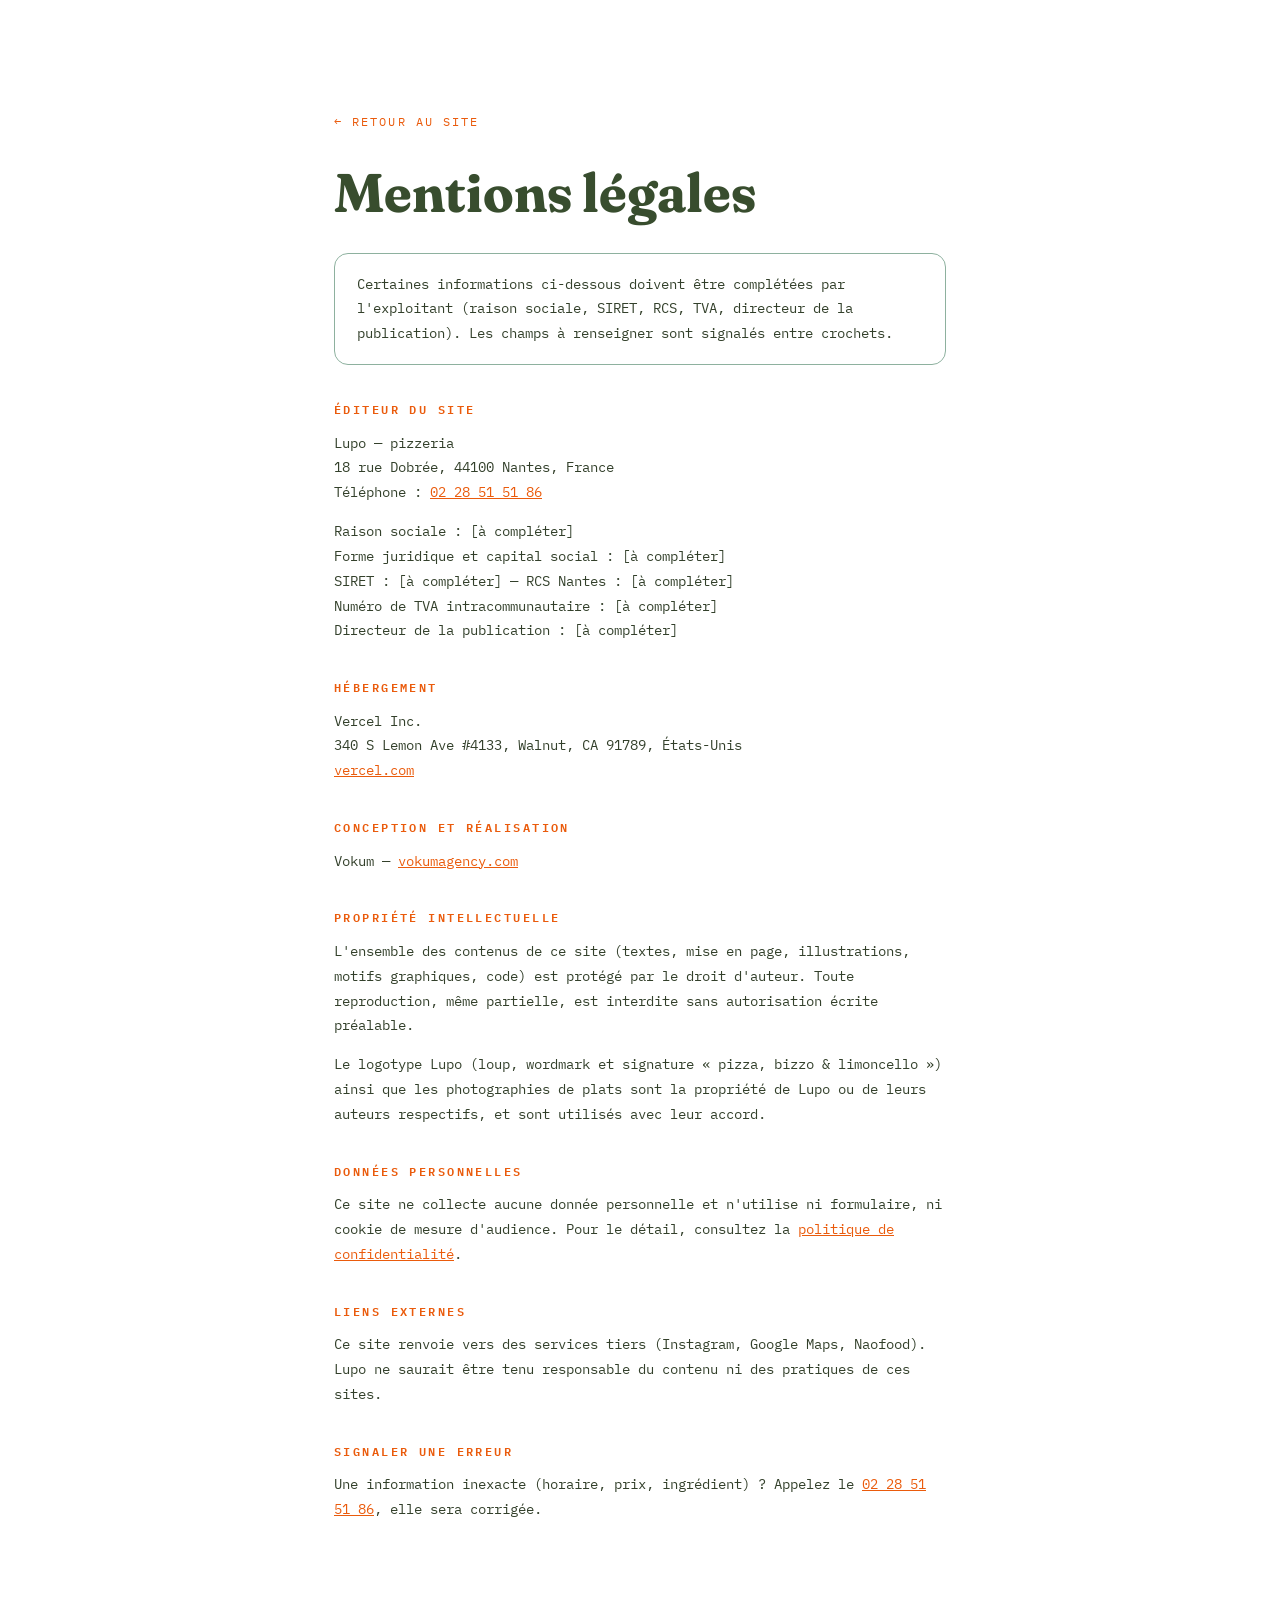
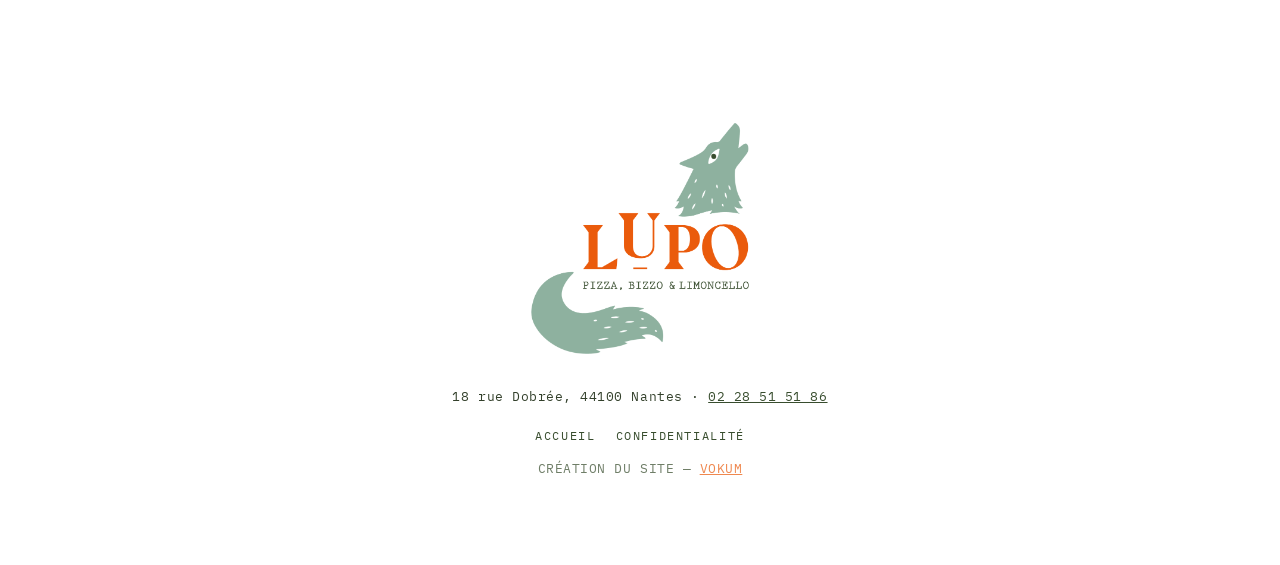
<file: mentions-legales.html>
<!DOCTYPE html>
<html lang="fr">
<head>
<meta charset="UTF-8">
<meta name="viewport" content="width=device-width, initial-scale=1.0">
<title>Mentions légales — Lupo, Nantes</title>
<link rel="canonical" href="https://lupopizzeria.vercel.app/mentions-legales.html">
<meta name="description" content="Mentions légales du site de Lupo, pizzeria au 18 rue Dobrée à Nantes.">
<meta name="robots" content="noindex,follow">
<meta name="theme-color" content="#FFFFFF">
<link rel="preconnect" href="https://fonts.googleapis.com">
<link rel="preconnect" href="https://fonts.gstatic.com" crossorigin>
<link href="https://fonts.googleapis.com/css2?family=Fraunces:opsz,wght,SOFT,WONK@9..144,300..900,0..100,0..1&family=IBM+Plex+Mono:wght@300;400;500;600&display=swap" rel="stylesheet">
<link rel="stylesheet" href="styles.css">
<style>
.legal{max-width:740px;margin:0 auto;padding:clamp(52px,9vw,110px) var(--gap)}
.legal h1{font-family:var(--disp);font-weight:700;font-variation-settings:"SOFT" 60,"WONK" 1,"opsz" 72;color:var(--vert);font-size:clamp(2.2rem,5vw,3.4rem);line-height:1;margin:0 0 .6em}
.legal h2{font-family:var(--mono);font-size:.76rem;font-weight:600;letter-spacing:.2em;text-transform:uppercase;color:var(--orange);margin:2.8em 0 .9em}
.legal p,.legal li{font-size:.9rem;line-height:1.72}
.legal a{color:var(--orange)}
.legal ul{padding-left:1.1em}
.legal li{margin-bottom:.5em}
.retour{display:inline-block;margin-bottom:34px;font-size:.72rem;letter-spacing:.18em;text-transform:uppercase;color:var(--sauge);text-decoration:none}
.retour:hover{color:var(--orange)}
.att{border:1.5px solid var(--sauge);border-radius:14px;padding:18px 22px;font-size:.84rem}
</style>
</head>
<body>
<main class="legal">
  <a class="retour" href="index.html">← Retour au site</a>
  <h1>Mentions légales</h1>

  <p class="att">Certaines informations ci-dessous doivent être complétées par l'exploitant (raison sociale, SIRET, RCS, TVA, directeur de la publication). Les champs à renseigner sont signalés entre crochets.</p>

  <h2>Éditeur du site</h2>
  <p>
    Lupo — pizzeria<br>
    18 rue Dobrée, 44100 Nantes, France<br>
    Téléphone : <a href="tel:+33228515186">02 28 51 51 86</a>
  </p>
  <p>
    Raison sociale : [à compléter]<br>
    Forme juridique et capital social : [à compléter]<br>
    SIRET : [à compléter] — RCS Nantes : [à compléter]<br>
    Numéro de TVA intracommunautaire : [à compléter]<br>
    Directeur de la publication : [à compléter]
  </p>

  <h2>Hébergement</h2>
  <p>
    Vercel Inc.<br>
    340 S Lemon Ave #4133, Walnut, CA 91789, États-Unis<br>
    <a href="https://vercel.com" target="_blank" rel="noopener">vercel.com</a>
  </p>

  <h2>Conception et réalisation</h2>
  <p>Vokum — <a href="https://vokumagency.com" target="_blank" rel="noopener">vokumagency.com</a></p>

  <h2>Propriété intellectuelle</h2>
  <p>L'ensemble des contenus de ce site (textes, mise en page, illustrations, motifs graphiques, code) est protégé par le droit d'auteur. Toute reproduction, même partielle, est interdite sans autorisation écrite préalable.</p>
  <p>Le logotype Lupo (loup, wordmark et signature « pizza, bizzo &amp; limoncello ») ainsi que les photographies de plats sont la propriété de Lupo ou de leurs auteurs respectifs, et sont utilisés avec leur accord.</p>

  <h2>Données personnelles</h2>
  <p>Ce site ne collecte aucune donnée personnelle et n'utilise ni formulaire, ni cookie de mesure d'audience. Pour le détail, consultez la <a href="confidentialite.html">politique de confidentialité</a>.</p>

  <h2>Liens externes</h2>
  <p>Ce site renvoie vers des services tiers (Instagram, Google Maps, Naofood). Lupo ne saurait être tenu responsable du contenu ni des pratiques de ces sites.</p>

  <h2>Signaler une erreur</h2>
  <p>Une information inexacte (horaire, prix, ingrédient) ? Appelez le <a href="tel:+33228515186">02 28 51 51 86</a>, elle sera corrigée.</p>
</main>

<footer class="pied">
  <img class="pied-logo" src="assets/logo-lupo.png" alt="Lupo — pizza, bizzo &amp; limoncello" width="732" height="777" loading="lazy" decoding="async">
  <p>18 rue Dobrée, 44100 Nantes · <a href="tel:+33228515186">02 28 51 51 86</a></p>
  <nav class="pied-legal" aria-label="Liens légaux">
    <a href="index.html">Accueil</a>
    <a href="confidentialite.html">Confidentialité</a>
  </nav>
  <p class="pied-credit">Création du site — <a href="https://vokumagency.com" target="_blank" rel="noopener">Vokum</a></p>
</footer>
</body>
</html>
</file>
<file: styles.css>
/* ═══════════════════════════════════════════
   LUPO — « La carte du loup »
   Blanc, sauge, orange. Fraunces + IBM Plex Mono.
   Palette relevée directement sur le logo.
   ═══════════════════════════════════════════ */

:root{
  --blanc:#FFFFFF;
  --papier:#FBFCFA;
  --sauge:#8EB19F;
  --sauge-clair:#D5E2DA;
  --sauge-pale:#EEF4F0;
  --orange:#EA5B0C;
  --vert:#384D2E;
  --vert-fonce:#2A3A22;
  --encre:#33402B;

  --gap:clamp(20px,5vw,72px);
  --ease:cubic-bezier(.2,.6,.3,1);

  --mono:"IBM Plex Mono",ui-monospace,SFMono-Regular,Menlo,monospace;
  --disp:"Fraunces",Georgia,serif;
}

*,*::before,*::after{box-sizing:border-box}
html{scroll-behavior:smooth}
body{
  margin:0;
  background:var(--blanc);
  color:var(--encre);
  font-family:var(--mono);
  font-size:clamp(13.5px,.92vw,15px);
  line-height:1.7;
  font-weight:400;
  -webkit-font-smoothing:antialiased;
  overflow-x:hidden;
}
img{max-width:100%;height:auto;display:block}
a{color:inherit}
p{margin:0 0 1em}
h1,h2,h3{margin:0}

.sr,.skip{position:absolute;width:1px;height:1px;overflow:hidden;clip:rect(0 0 0 0);white-space:nowrap}
.skip:focus{position:fixed;top:10px;left:10px;width:auto;height:auto;clip:auto;z-index:99;background:var(--vert);color:#fff;padding:10px 16px}

/* ── Titrage Fraunces ───────────────────── */
.display{
  font-family:var(--disp);
  font-weight:700;
  font-variation-settings:"SOFT" 60,"WONK" 1,"opsz" 72;
  color:var(--vert);
  letter-spacing:-.005em;
  line-height:.95;
  font-size:clamp(2.4rem,5.6vw,4rem);
  margin:0 0 .35em;
}
.display-h2{font-size:clamp(2.2rem,5vw,3.6rem);line-height:1.02;margin-bottom:.4em}
.display-prix{
  font-family:var(--mono);font-size:.3em;font-weight:500;
  color:var(--orange);vertical-align:.55em;margin-left:.35em;letter-spacing:0;
}

.oeil{
  font-size:.72rem;letter-spacing:.24em;text-transform:uppercase;font-weight:500;
  color:var(--vert);opacity:.75;margin:0 0 1.2em;
}
.oeil-clair{color:var(--sauge);opacity:1}

.sous-titre{
  font-family:var(--mono);font-size:.74rem;font-weight:600;
  letter-spacing:.2em;text-transform:uppercase;color:var(--orange);
  margin:0 0 1.2em;
}
.sous-titre-clair{color:var(--sauge)}
.sous-titre-espace{margin-top:2.6em}

/* ── Filigranes loup ────────────────────── */
.filigrane{position:absolute;pointer-events:none;user-select:none;z-index:0}
.filigrane-tete{
  top:-4%;right:2%;width:clamp(180px,26vw,420px);
  opacity:.16;will-change:transform;
}
.filigrane-queue{
  bottom:-6%;left:-6%;width:clamp(220px,32vw,520px);
  opacity:.14;will-change:transform;
}
.filigrane-carte{top:2%;right:-4%;width:clamp(160px,20vw,300px);opacity:.1}
.filigrane-maison{bottom:-4%;right:-5%;width:clamp(250px,34vw,560px);opacity:.3}
.filigrane-venir{top:6%;right:3%;width:clamp(150px,18vw,280px);opacity:.12}

/* ── En-tête ────────────────────────────── */
.tete{
  position:sticky;top:0;z-index:60;
  display:flex;align-items:center;gap:26px;
  padding:12px var(--gap);
  background:rgba(255,255,255,.93);
  border-bottom:1px solid var(--sauge-clair);
}
@supports (backdrop-filter:blur(1px)){.tete{backdrop-filter:blur(12px)}}
.marque{display:flex;align-items:center;gap:11px;text-decoration:none;flex:0 0 auto}
.marque-loup{width:auto;height:34px}
.marque-mot{width:auto;height:22px}
.nav{display:flex;gap:24px;margin-left:auto;font-size:.76rem;letter-spacing:.13em;text-transform:uppercase;font-weight:500}
.nav a{
  text-decoration:none;padding-bottom:3px;color:var(--vert);
  background-image:linear-gradient(var(--orange),var(--orange));
  background-size:0 1.5px;background-position:0 100%;background-repeat:no-repeat;
  transition:background-size .36s var(--ease);
}
.nav a:hover,.nav a:focus-visible{background-size:100% 1.5px}
.tel{
  flex:0 0 auto;text-decoration:none;font-size:.76rem;font-weight:600;letter-spacing:.08em;
  padding:9px 16px;border-radius:999px;border:1.5px solid var(--orange);color:var(--orange);
  transition:background .3s var(--ease),color .3s var(--ease);white-space:nowrap;
}
.tel:hover{background:var(--orange);color:#fff}
@media(max-width:1040px){.nav{display:none}.tel{margin-left:auto}}

/* ── Boutons ────────────────────────────── */
.bt{
  display:inline-block;text-decoration:none;
  font-size:.78rem;font-weight:600;letter-spacing:.13em;text-transform:uppercase;
  padding:14px 26px;border-radius:999px;border:1.5px solid var(--orange);
  transition:background .3s var(--ease),color .3s var(--ease),border-color .3s var(--ease);
}
.bt-plein{background:var(--orange);color:#fff}
.bt-plein:hover{background:var(--vert);border-color:var(--vert)}
.bt-vide{color:var(--vert);border-color:var(--sauge)}
.bt-vide:hover{background:var(--vert);border-color:var(--vert);color:#fff}
.bt-orange{background:var(--orange);color:#fff;border-color:var(--orange);margin-top:clamp(28px,4vw,46px)}
.bt-orange:hover{background:#fff;color:var(--vert);border-color:#fff}

/* ── Hero ───────────────────────────────── */
.hero{
  position:relative;overflow:hidden;
  padding:clamp(48px,8vw,110px) var(--gap) clamp(70px,10vw,130px);
}
.hero-in{position:relative;z-index:2;max-width:1180px;margin:0 auto}
.hero-logo{
  width:clamp(230px,32vw,420px);height:auto;
  margin-bottom:clamp(30px,4.5vw,54px);
}
.hero-titre{
  font-family:var(--disp);font-weight:700;
  font-variation-settings:"SOFT" 60,"WONK" 1,"opsz" 96;
  color:var(--vert);
  font-size:clamp(2.1rem,5.6vw,4.4rem);
  line-height:1.02;letter-spacing:-.012em;
  max-width:16ch;margin:0 0 .55em;
}
.hero-lede{max-width:56ch;font-size:1.02em;color:var(--encre)}
.hero-actions{display:flex;flex-wrap:wrap;gap:12px;margin-top:clamp(26px,3.5vw,40px)}

/* ── Bandeau ────────────────────────────── */
.bandeau{background:var(--vert);color:#fff;padding:13px var(--gap)}
.bandeau p{
  margin:0;text-align:center;
  font-size:.7rem;letter-spacing:.19em;text-transform:uppercase;font-weight:500;
  display:flex;flex-wrap:wrap;justify-content:center;gap:8px 14px;
}
.bandeau i{color:var(--sauge);font-style:normal}

/* ── La carte ───────────────────────────── */
.carte{
  position:relative;overflow:hidden;
  padding:clamp(56px,8vw,110px) var(--gap);
  max-width:1400px;margin:0 auto;
}
.carte > .oeil{position:relative;z-index:2}
.carte-grille{
  position:relative;z-index:2;
  display:grid;grid-template-columns:minmax(0,1.5fr) minmax(300px,.85fr);
  gap:clamp(32px,5vw,72px);align-items:start;
}
@media(max-width:960px){.carte-grille{grid-template-columns:1fr}}

.bloc{margin-bottom:clamp(44px,6vw,72px)}
.bloc:last-child{margin-bottom:0}

.liste{list-style:none;margin:0;padding:0}
.liste > li{
  padding:14px 0;
  border-top:1px solid var(--sauge-clair);
}
.liste > li:first-child{border-top:none;padding-top:0}
.liste-pizze > li{padding:18px 0}
.liste-serree > li{padding:11px 0}

.ligne{display:flex;align-items:baseline;gap:9px;margin:0 0 .3em}
.nom{
  flex:0 1 auto;min-width:0;font-weight:600;font-size:.94rem;
  letter-spacing:.05em;text-transform:uppercase;color:var(--vert);
  display:inline-flex;align-items:center;flex-wrap:wrap;gap:0 7px;
}
.fil{
  flex:1 1 auto;min-width:14px;height:1px;align-self:center;
  border-bottom:1px dotted var(--sauge);opacity:.85;
}
.prix{flex:0 0 auto;font-weight:600;font-size:.9rem;color:var(--orange);letter-spacing:.02em}

.ing{margin:0;font-size:.86rem;line-height:1.62;color:var(--encre);opacity:.86;max-width:62ch}
.ing-large{font-size:.95rem;max-width:56ch;opacity:1;margin-bottom:1em}
.ing em{font-style:italic;color:var(--vert);font-weight:500}

.plus{
  margin:.5em 0 0;font-size:.8rem;color:var(--orange);
  letter-spacing:.04em;font-weight:500;
}
.plus-fort{
  margin-top:1.2em;padding-top:1em;border-top:1px solid var(--sauge-clair);
  font-size:.82rem;text-transform:uppercase;letter-spacing:.09em;
}

/* sous-groupes de la carte (boissons) */
.sous-groupe{
  font-family:var(--mono);font-size:.7rem;font-weight:600;
  letter-spacing:.2em;text-transform:uppercase;color:var(--orange);
  margin:2.2em 0 .9em;
}
.bloc > .ing-large + .sous-groupe{margin-top:1.6em}

/* listes sans prix : les noms seuls, en deux colonnes */
.soif{
  list-style:none;margin:0;padding:0;
  display:grid;grid-template-columns:repeat(2,1fr);
  column-gap:clamp(20px,3vw,44px);
}
.soif li{
  padding:11px 0;border-top:1px solid var(--sauge-clair);
  font-weight:600;font-size:.9rem;letter-spacing:.05em;
  text-transform:uppercase;color:var(--vert);
}
.soif li:nth-child(-n+2){border-top:none;padding-top:0}
@media(max-width:560px){
  .soif{grid-template-columns:1fr}
  .soif li:nth-child(2){border-top:1px solid var(--sauge-clair);padding-top:11px}
}

.ardoise{
  margin:1.4em 0 0;font-size:.74rem;letter-spacing:.09em;
  color:var(--vert);opacity:.72;max-width:48ch;
}

/* pictos */
.pic{width:15px;height:15px;flex:0 0 auto}
.pic-veg{fill:var(--sauge);stroke:var(--sauge)}
.pic-feu{fill:var(--orange);stroke:none}

/* cadres bizzi + supp' */
.carte-cote{display:flex;flex-direction:column;gap:22px}
/* dolci et boissons : blocs simples sous les deux encadrés */
.bloc-cote{margin:clamp(18px,2.4vw,30px) 0 0}
.bloc-cote:last-of-type{margin-bottom:0}
.bloc-cote .display{font-size:clamp(2rem,3.6vw,2.8rem)}
.bloc-cote .soif{grid-template-columns:1fr}
.bloc-cote .soif li:nth-child(2){border-top:1px solid var(--sauge-clair);padding-top:11px}
.cadre{
  border:1.5px solid var(--vert);border-radius:18px;
  padding:clamp(20px,2.4vw,30px);background:var(--blanc);
}
.cadre .display{font-size:clamp(2rem,3.6vw,2.8rem);margin-bottom:.45em}
.cadre-tete{margin-bottom:1.2em}
.cadre-tete .display{margin-bottom:.1em}
.mention{
  margin:0;font-size:.68rem;letter-spacing:.2em;text-transform:uppercase;
  color:var(--vert);opacity:.7;font-weight:500;
}
.tarifs{
  list-style:none;margin:0 0 1.4em;padding:0 0 1.2em;
  border-bottom:1px solid var(--sauge-clair);
  font-size:.84rem;letter-spacing:.03em;
}
.tarifs li{margin-bottom:.25em}
.tarifs strong{color:var(--orange);font-weight:600}

.legende{
  display:flex;align-items:center;gap:6px;flex-wrap:wrap;
  font-size:.72rem;letter-spacing:.13em;text-transform:uppercase;color:var(--vert);opacity:.75;
  margin:0;padding-left:4px;
}

.pied-carte{
  position:relative;z-index:2;
  margin:clamp(36px,5vw,60px) 0 0;padding-top:20px;
  border-top:1px solid var(--sauge-clair);
  font-size:.72rem;letter-spacing:.14em;text-transform:uppercase;color:var(--vert);opacity:.7;
}

/* planche photos */
.planche{
  position:relative;z-index:2;
  margin-top:clamp(36px,5vw,60px);
  display:grid;grid-template-columns:repeat(5,1fr);gap:12px;
}
.planche figure{margin:0}
.planche img{width:100%;height:auto;border-radius:12px}
.planche figcaption{
  margin-top:8px;font-size:.66rem;letter-spacing:.16em;text-transform:uppercase;color:var(--vert);opacity:.7;
}
@media(max-width:820px){
  .planche{grid-template-columns:repeat(2,1fr)}
  .planche figure:last-child{display:none}
}

/* ── Le bizzo ───────────────────────────── */
.bizzo{
  background:var(--sauge-pale);
  display:grid;grid-template-columns:.92fr 1.08fr;
  gap:clamp(28px,5vw,72px);align-items:center;
  padding:clamp(56px,8vw,110px) var(--gap);
}
.bizzo-img{margin:0;border-radius:16px;overflow:hidden}
.bizzo-img img{width:100%}
.bizzo-txt{max-width:52ch}
.chapo{font-size:clamp(1.02rem,1.5vw,1.16rem);line-height:1.55;color:var(--vert);font-weight:500}
.prix-fort{
  margin:1.6em 0 1.8em;font-size:.9rem;letter-spacing:.06em;
  text-transform:uppercase;color:var(--vert);
}
.prix-fort strong{color:var(--orange);font-size:1.25em;font-weight:600}
.prix-fort i{color:var(--sauge);font-style:normal;margin:0 .4em}
@media(max-width:860px){.bizzo{grid-template-columns:1fr}}

/* ── La maison ──────────────────────────── */
.maison{
  position:relative;overflow:hidden;
  background:var(--sauge-pale);
  padding:clamp(56px,8vw,110px) var(--gap);
}
.maison-in{position:relative;z-index:2;max-width:1180px;margin:0 auto}
.maison-cols{
  display:grid;grid-template-columns:1fr 1fr;gap:clamp(28px,5vw,72px);
  margin-bottom:clamp(34px,5vw,56px);
}
@media(max-width:800px){.maison-cols{grid-template-columns:1fr}}

.chiffres{
  list-style:none;display:flex;flex-wrap:wrap;gap:clamp(26px,5vw,64px);
  margin:0 0 clamp(44px,6vw,72px);padding:24px 0;
  border-top:1px solid var(--sauge-clair);border-bottom:1px solid var(--sauge-clair);
}
.chiffres li{display:flex;flex-direction:column}
.chiffres strong{
  font-family:var(--disp);font-weight:700;
  font-variation-settings:"SOFT" 60,"WONK" 1,"opsz" 72;
  font-size:clamp(2rem,3.6vw,2.8rem);color:var(--orange);line-height:1;
}
.chiffres span{font-size:.74rem;letter-spacing:.14em;text-transform:uppercase;color:var(--vert);opacity:.7;margin-top:8px}

.meute{list-style:none;margin:0;padding:0;border-top:1px solid var(--sauge-clair)}
.meute li{
  display:grid;grid-template-columns:minmax(140px,.24fr) 1fr;gap:14px;
  padding:15px 0;border-bottom:1px solid var(--sauge-clair);
}
.mn{font-weight:600;font-size:.86rem;letter-spacing:.05em;text-transform:uppercase;color:var(--vert)}
.md{font-size:.86rem;opacity:.86}
@media(max-width:640px){.meute li{grid-template-columns:1fr;gap:3px}}

/* ── Avis ───────────────────────────────── */
.avis{
  background:var(--papier);border-top:1px solid var(--sauge-clair);border-bottom:1px solid var(--sauge-clair);
  padding:clamp(52px,7vw,96px) var(--gap);
  display:grid;grid-template-columns:repeat(3,1fr);gap:clamp(26px,4vw,56px);
  max-width:1400px;margin:0 auto;
}
.avis blockquote{margin:0}
.avis p{
  font-family:var(--disp);font-style:italic;font-weight:400;
  font-variation-settings:"SOFT" 60,"WONK" 1,"opsz" 24;
  font-size:clamp(1.06rem,1.7vw,1.3rem);line-height:1.42;color:var(--vert);
}
.avis p::before{content:"«\00a0"}
.avis p::after{content:"\00a0»"}
.avis cite{font-style:normal;font-size:.68rem;letter-spacing:.18em;text-transform:uppercase;color:var(--vert);opacity:.7}
@media(max-width:860px){.avis{grid-template-columns:1fr}}

/* ── Venir ──────────────────────────────── */
.venir{
  position:relative;overflow:hidden;
  background:var(--vert);color:#fff;
  padding:clamp(56px,8vw,110px) var(--gap);
}
.venir .filigrane{opacity:.14;filter:brightness(1.6)}
.venir-in{position:relative;z-index:2;max-width:1180px;margin:0 auto}
.venir .display{color:#fff}
.venir-cols{
  display:grid;grid-template-columns:repeat(2,minmax(0,1fr));
  gap:clamp(30px,5vw,80px);margin-top:clamp(22px,3.5vw,40px);
}
@media(max-width:760px){.venir-cols{grid-template-columns:1fr}}
.horaires{width:100%;border-collapse:collapse;max-width:440px}
.horaires th,.horaires td{
  text-align:left;padding:13px 0;vertical-align:top;font-weight:400;
  border-bottom:1px solid rgba(255,255,255,.2);font-size:.88rem;
}
.horaires th{font-weight:600;padding-right:20px;white-space:nowrap;letter-spacing:.04em}
.horaires td{text-align:right}
.note{font-size:.8rem;color:rgba(255,255,255,.7);margin-top:1.2em;max-width:44ch}
.note a{color:var(--sauge)}
.venir td .note{margin:0;display:block;color:var(--sauge);font-size:.72rem;letter-spacing:.1em;text-transform:uppercase}
.lien-fort{margin:0 0 .55em;font-size:1.02rem;font-weight:500;letter-spacing:.03em}
.lien-fort a{
  text-decoration:none;padding-bottom:2px;
  background-image:linear-gradient(var(--sauge),var(--sauge));
  background-size:100% 1px;background-position:0 100%;background-repeat:no-repeat;
  transition:background-size .34s var(--ease);
}
.lien-fort a:hover{background-size:100% 2px}

/* ── Pied ───────────────────────────────── */
.pied{
  text-align:center;padding:clamp(44px,6vw,80px) var(--gap) calc(clamp(44px,6vw,80px) + env(safe-area-inset-bottom));
  background:var(--blanc);
}
.pied-logo{width:clamp(150px,17vw,220px);height:auto;margin:0 auto clamp(20px,3vw,32px)}
.pied p{margin:0 0 .6em;font-size:.82rem;letter-spacing:.04em}
.pied a{color:var(--vert)}
.pied-legal{display:flex;gap:20px;justify-content:center;margin:18px 0 12px;font-size:.72rem;letter-spacing:.14em;text-transform:uppercase}
.pied-legal a{color:var(--vert);text-decoration:none}
.pied-legal a:hover{color:var(--orange)}
.pied-credit{font-size:.7rem;letter-spacing:.14em;text-transform:uppercase;color:var(--vert);opacity:.72;margin-top:16px}
.pied-credit a{color:var(--orange)}

/* ── Mobile ─────────────────────────────── */
@media(max-width:760px){
  /* le nom peut passer à la ligne, le prix reste toujours visible */
  .ligne{flex-wrap:wrap;gap:0 8px}
  .nom{flex:1 1 auto;font-size:.86rem;letter-spacing:.04em}
  .fil{display:none}
  .prix{margin-left:auto;font-size:.86rem}

  /* respiration : le monospace prend vite de la place sur 390 px */
  .ing{font-size:.82rem;line-height:1.6}
  .ing-large{font-size:.86rem}
  .chapo{font-size:.98rem;line-height:1.6}
  .hero-lede{font-size:.92rem}
  .plus{font-size:.76rem}
  .tarifs{font-size:.8rem}
  .cadre{padding:20px 18px}
  .horaires th,.horaires td{font-size:.82rem}

  /* le bandeau s'empile : les séparateurs n'ont plus de sens */
  .bandeau p{flex-direction:column;gap:5px;font-size:.66rem}
  .bandeau i{display:none}
}

/* ── Barre pouce ────────────────────────── */
.pouce{display:none}
@media(max-width:760px){
  .pouce{
    position:fixed;left:0;right:0;bottom:0;z-index:70;
    display:grid;grid-template-columns:repeat(3,1fr);
    background:var(--vert);
    padding:12px 6px calc(12px + env(safe-area-inset-bottom));
  }
  .pouce a{
    text-align:center;text-decoration:none;color:#fff;
    font-size:.68rem;letter-spacing:.14em;text-transform:uppercase;font-weight:500;
  }
  .pouce a + a{border-left:1px solid rgba(255,255,255,.22)}
  body{padding-bottom:64px}
  .pied{padding-bottom:20px}
}

/* ── Ouverture ──────────────────────────── */
html.ouverture,html.ouverture body{overflow:hidden}

.intro{position:fixed;inset:0;z-index:200;pointer-events:none}
.intro-fond,.intro-panneau{position:absolute;inset:0;will-change:transform}
.intro-fond{background:var(--sauge)}
.intro-panneau{
  background:var(--vert);
  display:flex;flex-direction:column;align-items:center;justify-content:center;
}

.intro-loup{
  width:clamp(72px,9vw,112px);height:auto;
  clip-path:inset(100% 0 0 0);transform:translateY(16px);opacity:0;
}
.intro-mot{
  width:clamp(160px,21vw,280px);height:auto;
  margin-top:clamp(18px,2.6vw,30px);
  opacity:0;transform:translateY(14px);
}
.intro-trait{
  width:clamp(160px,21vw,280px);height:1px;background:var(--sauge);
  margin-top:clamp(16px,2.2vw,24px);
  transform:scaleX(0);opacity:.55;
}
.intro-sign{
  margin:clamp(13px,1.8vw,18px) 0 0;
  font-size:.62rem;letter-spacing:.32em;text-transform:uppercase;
  color:var(--sauge);opacity:0;transform:translateY(8px);
}

.intro.joue .intro-loup{animation:introLoup .85s cubic-bezier(.22,.7,.28,1) .1s forwards}
.intro.joue .intro-mot{animation:introMonte .7s cubic-bezier(.22,.7,.28,1) .44s forwards}
.intro.joue .intro-trait{animation:introTrait .72s cubic-bezier(.65,0,.35,1) .64s forwards}
.intro.joue .intro-sign{animation:introMonte .6s cubic-bezier(.22,.7,.28,1) .78s forwards}

@keyframes introLoup{
  from{clip-path:inset(100% 0 0 0);transform:translateY(16px);opacity:0}
  to{clip-path:inset(0 0 0 0);transform:none;opacity:1}
}
@keyframes introMonte{to{opacity:1;transform:none}}
@keyframes introTrait{to{transform:scaleX(1)}}

/* double levée de rideau : le vert part, la sauge suit */
.intro.leve .intro-panneau{
  transform:translateY(-101%);
  transition:transform .95s cubic-bezier(.76,0,.24,1);
}
.intro.leve .intro-fond{
  transform:translateY(-101%);
  transition:transform .95s cubic-bezier(.76,0,.24,1) .13s;
}

/* ── Apparitions ────────────────────────── */
.rvl{opacity:0;transform:translateY(18px);transition:opacity .75s var(--ease),transform .75s var(--ease)}
.rvl.vu{opacity:1;transform:none}

@media(prefers-reduced-motion:reduce){
  html{scroll-behavior:auto}
  .rvl{opacity:1;transform:none;transition:none}
  .filigrane{transform:none !important}
  .intro{display:none}
}
</file>
